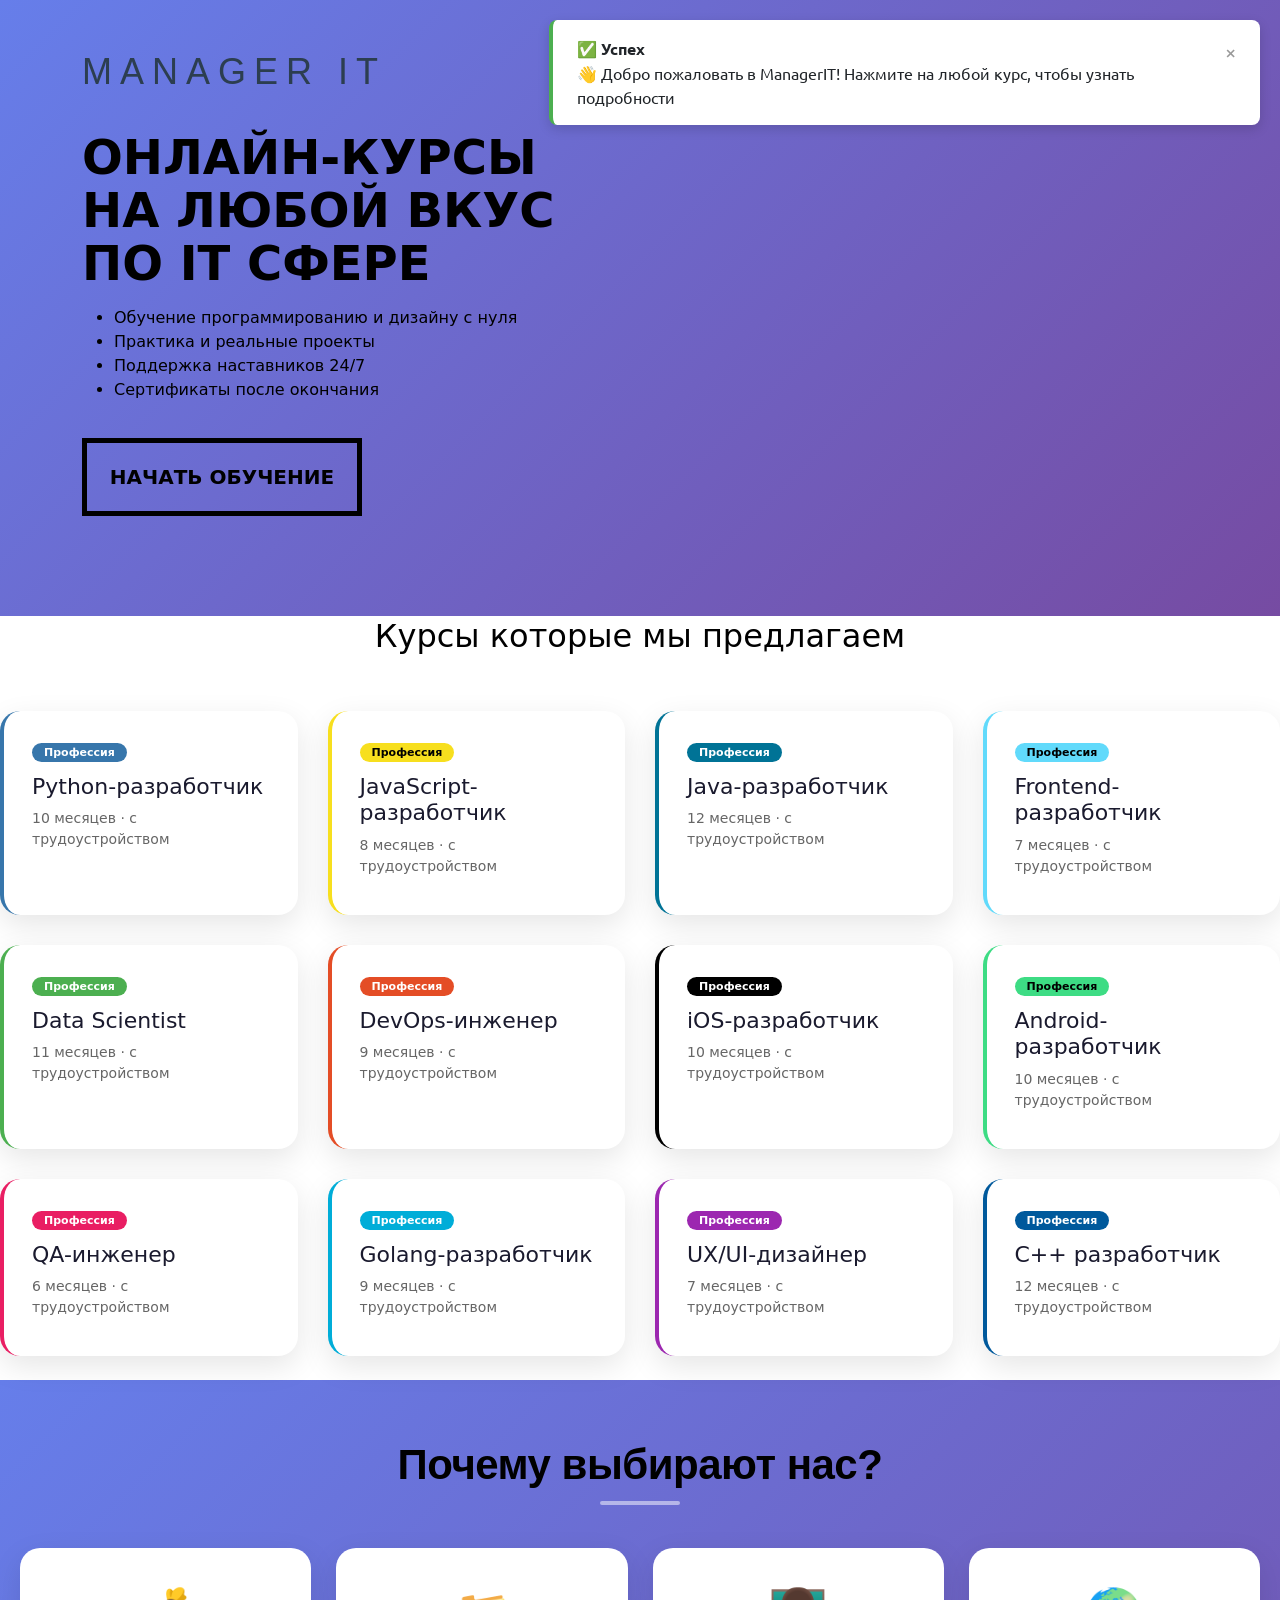
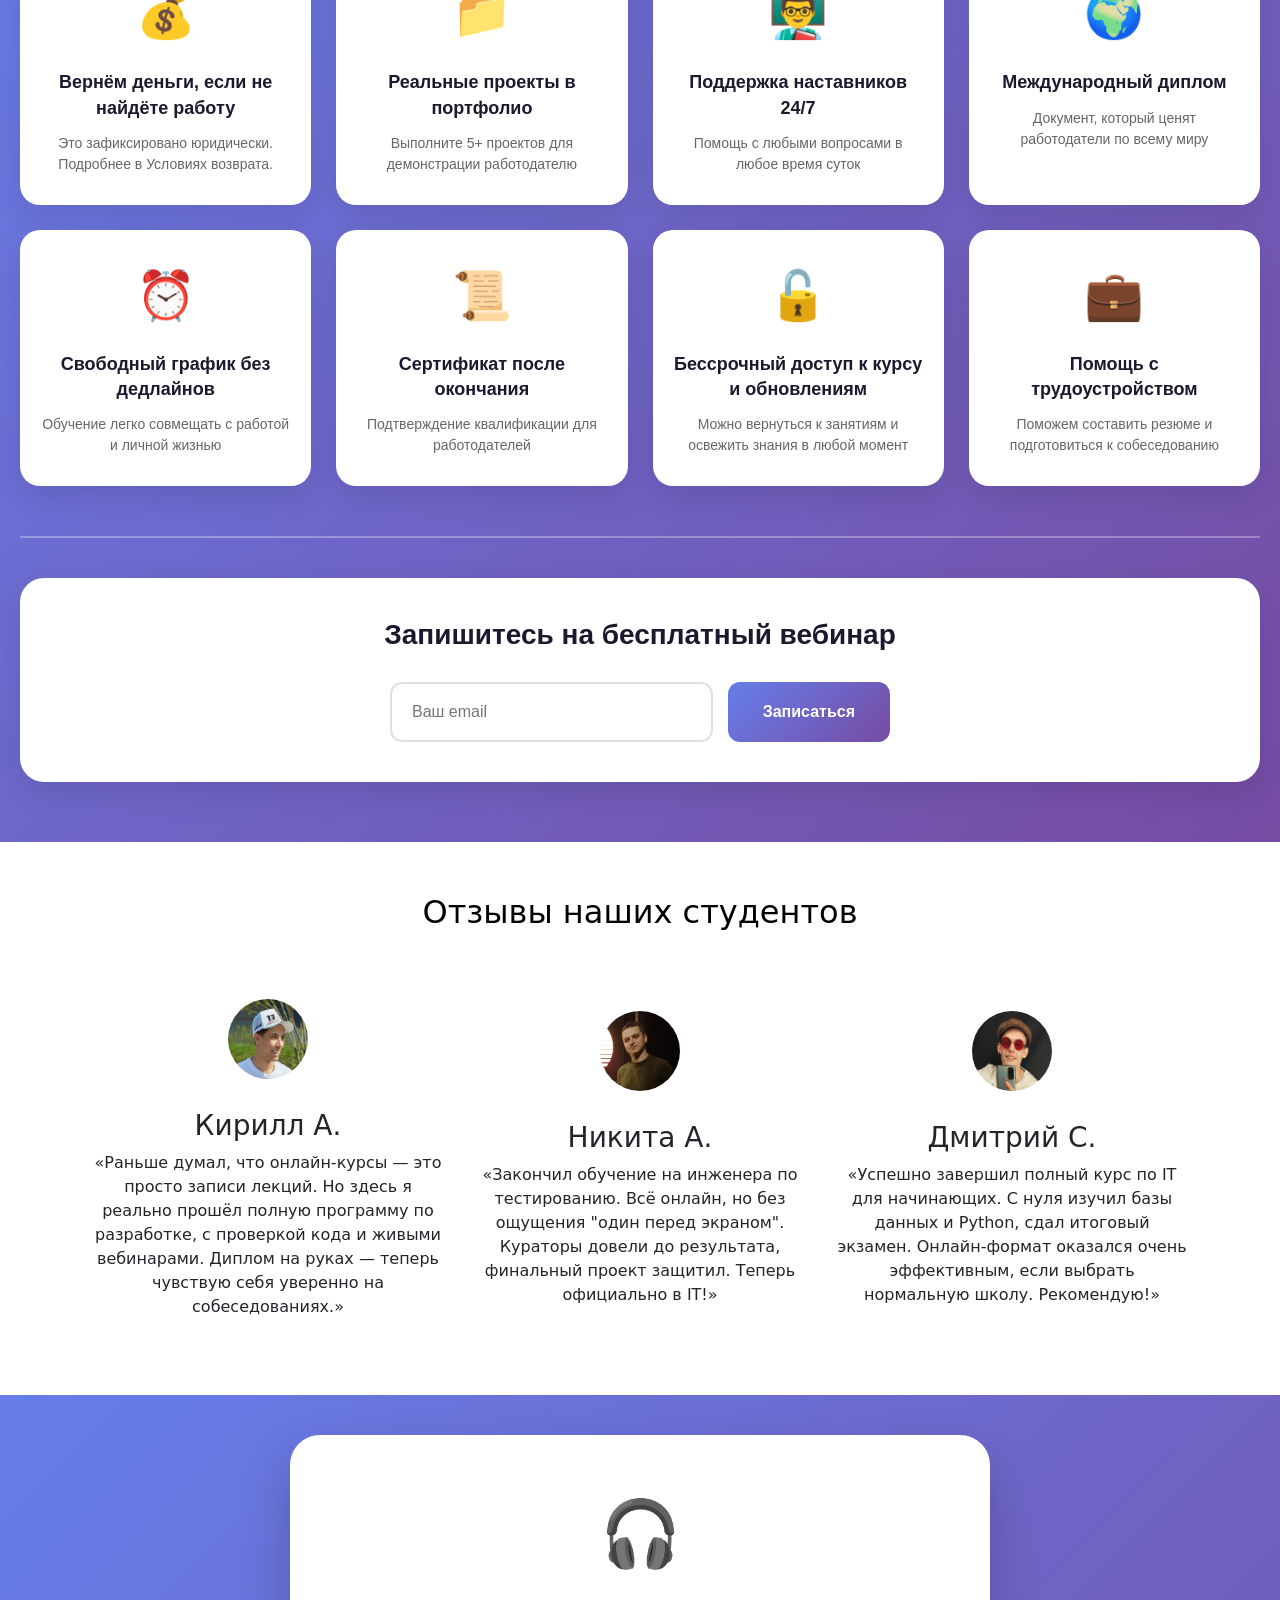
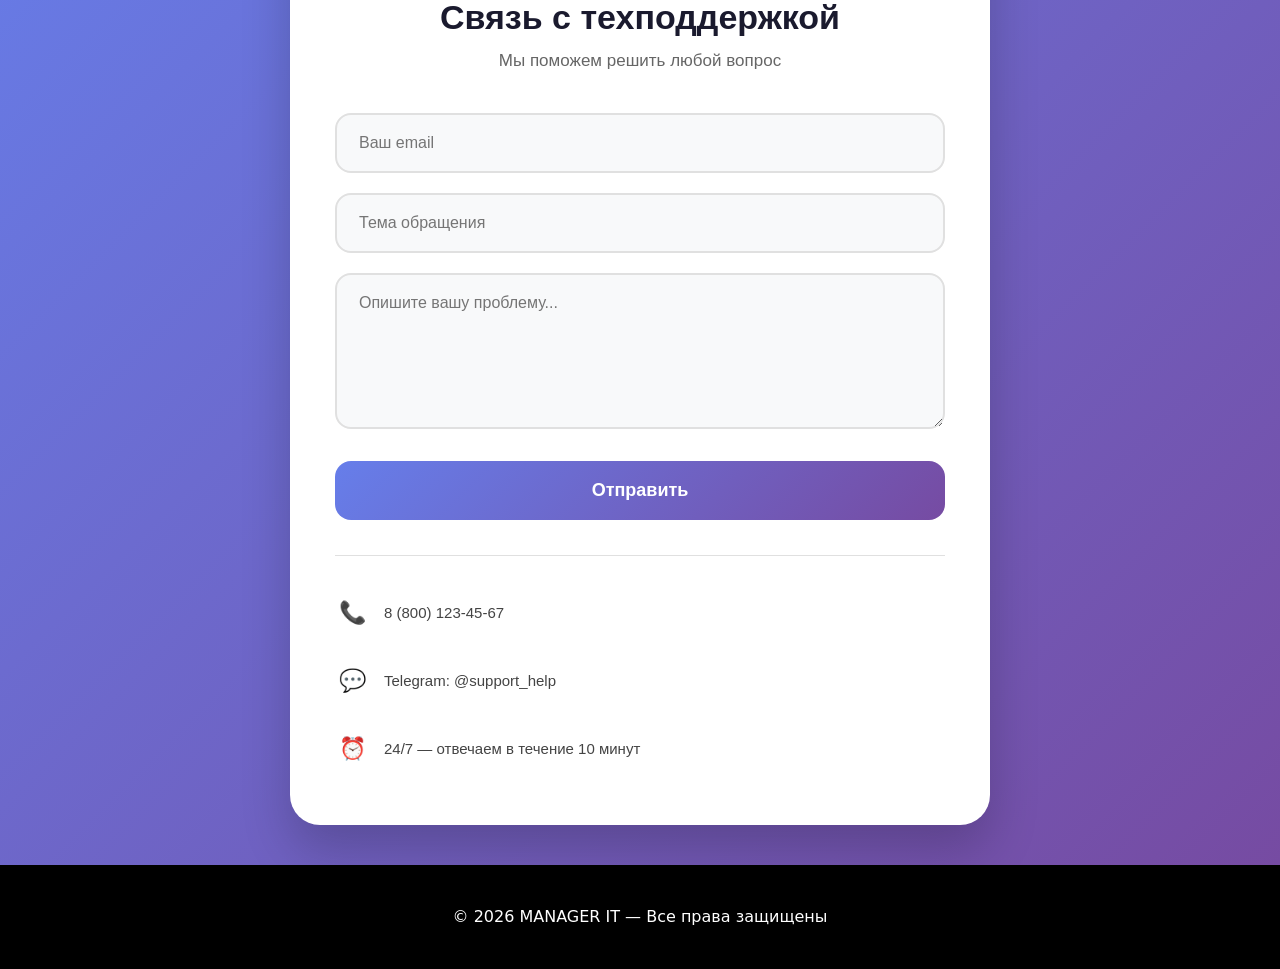
<file: index.html>
<!DOCTYPE html>
<html lang="ru">

<head>
  <meta charset="UTF-8" />
  <meta name="viewport" content="width=device-width, initial-scale=1.0"/>
  <title>ManagerIT — Онлайн обучение</title>

  <!-- Стили -->
  <link rel="stylesheet" href="css/main.css" />
  <link href="https://fonts.googleapis.com/css2?family=Ubuntu:wght@300;400;700&display=swap" rel="stylesheet">
  <link href="https://fonts.googleapis.com/css2?family=Open+Sans&display=swap" rel="stylesheet">
  <link href="https://cdn.jsdelivr.net/npm/bootstrap@5.3.2/dist/css/bootstrap.min.css" rel="stylesheet">
  <link rel="stylesheet" href="https://cdn.jsdelivr.net/npm/swiper@11/swiper-bundle.min.css" />
  <link rel="stylesheet" href="https://cdnjs.cloudflare.com/ajax/libs/animate.css/4.1.1/animate.min.css"/>

  <style>
    /* Дополнительные стили для уведомлений */
    .notification {
        position: fixed;
        top: 20px;
        right: 20px;
        background: white;
        border-left: 4px solid #4CAF50;
        box-shadow: 0 4px 12px rgba(0,0,0,0.15);
        padding: 16px 24px;
        border-radius: 8px;
        z-index: 10000;
        font-family: 'Ubuntu', sans-serif;
        animation: slideIn 0.3s ease-out;
    }
    
    .notification.error {
        border-left-color: #f44336;
    }
    
    @keyframes slideIn {
        from {
            transform: translateX(100%);
            opacity: 0;
        }
        to {
            transform: translateX(0);
            opacity: 1;
        }
    }
    
    .notification button {
        background: none;
        border: none;
        font-size: 20px;
        cursor: pointer;
        float: right;
        margin-left: 16px;
        color: #999;
    }
    
    /* Стили для модального окна */
    .modal-overlay {
        position: fixed;
        top: 0;
        left: 0;
        width: 100%;
        height: 100%;
        background: rgba(0,0,0,0.5);
        z-index: 9999;
        display: flex;
        align-items: center;
        justify-content: center;
        animation: fadeIn 0.3s ease-out;
    }
    
    .modal-content {
        background: white;
        border-radius: 16px;
        padding: 32px;
        max-width: 500px;
        width: 90%;
        text-align: center;
        animation: slideUp 0.3s ease-out;
    }
    
    @keyframes fadeIn {
        from { opacity: 0; }
        to { opacity: 1; }
    }
    
    @keyframes slideUp {
        from {
            transform: translateY(50px);
            opacity: 0;
        }
        to {
            transform: translateY(0);
            opacity: 1;
        }
    }
    
    .modal-content h3 {
        margin-bottom: 16px;
        color: #333;
    }
    
    .modal-content p {
        margin-bottom: 24px;
        color: #666;
    }
    
    .modal-close {
        background: #4CAF50;
        color: white;
        border: none;
        padding: 10px 24px;
        border-radius: 8px;
        cursor: pointer;
        font-size: 16px;
        transition: background 0.3s;
    }
    
    .modal-close:hover {
        background: #45a049;
    }
    
    /* Курсор для карточек */
    .card-python, .card-js, .card-java, .card-frontend, 
    .card-datascience, .card-devops, .card-ios, .card-android, 
    .card-qa, .card-golang, .card-design, .card-cpp {
        cursor: pointer;
        transition: transform 0.3s, box-shadow 0.3s;
    }
    
    .card-python:hover, .card-js:hover, .card-java:hover, 
    .card-frontend:hover, .card-datascience:hover, .card-devops:hover, 
    .card-ios:hover, .card-android:hover, .card-qa:hover, 
    .card-golang:hover, .card-design:hover, .card-cpp:hover {
        transform: translateY(-5px);
        box-shadow: 0 8px 20px rgba(0,0,0,0.15);
    }
  </style>
</head>

<body>

    <div class="wrapper">
        <header class="header">
            <div class="container offer">
                <div class="header__left">
                    
                    <!-- Лого -->
                    <div class="logo-block">
                        <h2 class="LOGO222">Manager IT</h2>
                    </div>
                    
                    <div class="text">
                        <p class="text1 animate__animated animate__fadeInUp">
                            <span>ОНЛАЙН-КУРСЫ НА ЛЮБОЙ ВКУС ПО IT СФЕРЕ</span>
                        </p>
                        
                        <!-- Краткая инфа -->
                        <ul class="features-list">
                            <li class="text2"><span>Обучение программированию и дизайну с нуля</span></li>
                            <li class="text2"><span>Практика и реальные проекты</span></li>
                            <li class="text2"><span>Поддержка наставников 24/7</span></li>
                            <li class="text2"><span>Сертификаты после окончания</span></li>
                        </ul>
                        
                        <button class="btn1" id="startLearningBtn">НАЧАТЬ ОБУЧЕНИЕ</button>
                    </div>
                    
                </div>
            </div>
        </header>
    </div>

    <!-- Блок с курсами -->
    <h2 class="heading">Курсы которые мы предлагаем</h2> <br><br>

    <div class="cards-grid">

        <!-- 1. Python -->
        <div class="card-python" data-course="Python-разработчик" data-duration="10 месяцев" data-description="Освойте Django, FastAPI и парсинг данных. Научитесь создавать бэкенд для сайтов и телеграм-ботов.">
            <div class="content">
                <div class="brief">
                    <span class="badge">Профессия</span>
                    <h3>Python-разработчик</h3>
                    <div class="info">10 месяцев · с трудоустройством</div>
                </div>
                <div class="full">
                    <span class="badge">Профессия</span>
                    <h3>Python-разработчик</h3>
                    <div class="info">10 месяцев · с трудоустройством</div>
                    <div class="divider"></div>
                    <div class="description">Освойте Django, FastAPI и парсинг данных. Научитесь создавать бэкенд для сайтов и телеграм-ботов.</div>
                    <ul class="features"><li>4 проекта в портфолио</li><li>Работа с базами данных</li><li>Помощь с трудоустройством</li></ul>
                </div>
            </div>
        </div>

        <!-- 2. JavaScript -->
        <div class="card-js" data-course="JavaScript-разработчик" data-duration="8 месяцев" data-description="Изучите React, Node.js и TypeScript. Создавайте современные веб-приложения и мобильные приложения на React Native.">
            <div class="content">
                <div class="brief">
                    <span class="badge">Профессия</span>
                    <h3>JavaScript-разработчик</h3>
                    <div class="info">8 месяцев · с трудоустройством</div>
                </div>
                <div class="full">
                    <span class="badge">Профессия</span>
                    <h3>JavaScript-разработчик</h3>
                    <div class="info">8 месяцев · с трудоустройством</div>
                    <div class="divider"></div>
                    <div class="description">Изучите React, Node.js и TypeScript. Создавайте современные веб-приложения и мобильные приложения на React Native.</div>
                    <ul class="features"><li>5 проектов в портфолио</li><li>Fullstack разработка</li><li>Стажировка в IT-компании</li></ul>
                </div>
            </div>
        </div>

        <!-- 3. Java -->
        <div class="card-java" data-course="Java-разработчик" data-duration="12 месяцев" data-description="Освойте Spring Boot, Hibernate и микросервисы. Разрабатывайте корпоративные приложения и Android-приложения.">
            <div class="content">
                <div class="brief">
                    <span class="badge">Профессия</span>
                    <h3>Java-разработчик</h3>
                    <div class="info">12 месяцев · с трудоустройством</div>
                </div>
                <div class="full">
                    <span class="badge">Профессия</span>
                    <h3>Java-разработчик</h3>
                    <div class="info">12 месяцев · с трудоустройством</div>
                    <div class="divider"></div>
                    <div class="description">Освойте Spring Boot, Hibernate и микросервисы. Разрабатывайте корпоративные приложения и Android-приложения.</div>
                    <ul class="features"><li>3 enterprise-проекта</li><li>Работа с большими данными</li><li>Трудоустройство в топ-компании</li></ul>
                </div>
            </div>
        </div>

        <!-- 4. Frontend -->
        <div class="card-frontend" data-course="Frontend-разработчик" data-duration="7 месяцев" data-description="Изучите React, Vue.js и современный CSS. Создавайте красивые и быстрые интерфейсы для сайтов и веб-приложений.">
            <div class="content">
                <div class="brief">
                    <span class="badge">Профессия</span>
                    <h3>Frontend-разработчик</h3>
                    <div class="info">7 месяцев · с трудоустройством</div>
                </div>
                <div class="full">
                    <span class="badge">Профессия</span>
                    <h3>Frontend-разработчик</h3>
                    <div class="info">7 месяцев · с трудоустройством</div>
                    <div class="divider"></div>
                    <div class="description">Изучите React, Vue.js и современный CSS. Создавайте красивые и быстрые интерфейсы для сайтов и веб-приложений.</div>
                    <ul class="features"><li>6 готовых сайтов в портфолио</li><li>Адаптивная вёрстка</li><li>Помощь с поиском работы</li></ul>
                </div>
            </div>
        </div>

        <!-- 5. Data Scientist -->
        <div class="card-datascience" data-course="Data Scientist" data-duration="11 месяцев" data-description="Освойте pandas, numpy, scikit-learn и TensorFlow. Научитесь строить модели машинного обучения и анализировать данные.">
            <div class="content">
                <div class="brief">
                    <span class="badge">Профессия</span>
                    <h3>Data Scientist</h3>
                    <div class="info">11 месяцев · с трудоустройством</div>
                </div>
                <div class="full">
                    <span class="badge">Профессия</span>
                    <h3>Data Scientist</h3>
                    <div class="info">11 месяцев · с трудоустройством</div>
                    <div class="divider"></div>
                    <div class="description">Освойте pandas, numpy, scikit-learn и TensorFlow. Научитесь строить модели машинного обучения и анализировать данные.</div>
                    <ul class="features"><li>5 проектов с реальными данными</li><li>Визуализация данных</li><li>Помощь с трудоустройством</li></ul>
                </div>
            </div>
        </div>

        <!-- 6. DevOps -->
        <div class="card-devops" data-course="DevOps-инженер" data-duration="9 месяцев" data-description="Освойте Docker, Kubernetes, CI/CD пайплайны и облачные технологии. Настройте автоматизацию развертывания приложений.">
            <div class="content">
                <div class="brief">
                    <span class="badge">Профессия</span>
                    <h3>DevOps-инженер</h3>
                    <div class="info">9 месяцев · с трудоустройством</div>
                </div>
                <div class="full">
                    <span class="badge">Профессия</span>
                    <h3>DevOps-инженер</h3>
                    <div class="info">9 месяцев · с трудоустройством</div>
                    <div class="divider"></div>
                    <div class="description">Освойте Docker, Kubernetes, CI/CD пайплайны и облачные технологии. Настройте автоматизацию развертывания приложений.</div>
                    <ul class="features"><li>Работа с AWS/GCP</li><li>Мониторинг и логирование</li><li>Трудоустройство в топ-компании</li></ul>
                </div>
            </div>
        </div>

        <!-- 7. iOS -->
        <div class="card-ios" data-course="iOS-разработчик" data-duration="10 месяцев" data-description="Освойте Swift, UIKit и SwiftUI. Создавайте приложения для iPhone и iPad и публикуйте их в App Store.">
            <div class="content">
                <div class="brief">
                    <span class="badge">Профессия</span>
                    <h3>iOS-разработчик</h3>
                    <div class="info">10 месяцев · с трудоустройством</div>
                </div>
                <div class="full">
                    <span class="badge">Профессия</span>
                    <h3>iOS-разработчик</h3>
                    <div class="info">10 месяцев · с трудоустройством</div>
                    <div class="divider"></div>
                    <div class="description">Освойте Swift, UIKit и SwiftUI. Создавайте приложения для iPhone и iPad и публикуйте их в App Store.</div>
                    <ul class="features"><li>4 приложения в портфолио</li><li>Публикация в App Store</li><li>Помощь с трудоустройством</li></ul>
                </div>
            </div>
        </div>

        <!-- 8. Android -->
        <div class="card-android" data-course="Android-разработчик" data-duration="10 месяцев" data-description="Освойте Kotlin, Jetpack Compose и архитектуру Android. Создавайте приложения для Google Play.">
            <div class="content">
                <div class="brief">
                    <span class="badge">Профессия</span>
                    <h3>Android-разработчик</h3>
                    <div class="info">10 месяцев · с трудоустройством</div>
                </div>
                <div class="full">
                    <span class="badge">Профессия</span>
                    <h3>Android-разработчик</h3>
                    <div class="info">10 месяцев · с трудоустройством</div>
                    <div class="divider"></div>
                    <div class="description">Освойте Kotlin, Jetpack Compose и архитектуру Android. Создавайте приложения для Google Play.</div>
                    <ul class="features"><li>4 приложения в портфолио</li><li>Публикация в Google Play</li><li>Помощь с трудоустройством</li></ul>
                </div>
            </div>
        </div>

        <!-- 9. QA -->
        <div class="card-qa" data-course="QA-инженер" data-duration="6 месяцев" data-description="Освойте ручное и автоматизированное тестирование. Научитесь находить баги и писать тест-кейсы.">
            <div class="content">
                <div class="brief">
                    <span class="badge">Профессия</span>
                    <h3>QA-инженер</h3>
                    <div class="info">6 месяцев · с трудоустройством</div>
                </div>
                <div class="full">
                    <span class="badge">Профессия</span>
                    <h3>QA-инженер</h3>
                    <div class="info">6 месяцев · с трудоустройством</div>
                    <div class="divider"></div>
                    <div class="description">Освойте ручное и автоматизированное тестирование. Научитесь находить баги и писать тест-кейсы.</div>
                    <ul class="features"><li>Selenium и Postman</li><li>Тест-дизайн и баг-трекинг</li><li>Стажировка в IT-компании</li></ul>
                </div>
            </div>
        </div>

        <!-- 10. Golang -->
        <div class="card-golang" data-course="Golang-разработчик" data-duration="9 месяцев" data-description="Освойте высокопроизводительный язык от Google. Создавайте бэкенд для высоконагруженных систем и микросервисов.">
            <div class="content">
                <div class="brief">
                    <span class="badge">Профессия</span>
                    <h3>Golang-разработчик</h3>
                    <div class="info">9 месяцев · с трудоустройством</div>
                </div>
                <div class="full">
                    <span class="badge">Профессия</span>
                    <h3>Golang-разработчик</h3>
                    <div class="info">9 месяцев · с трудоустройством</div>
                    <div class="divider"></div>
                    <div class="description">Освойте высокопроизводительный язык от Google. Создавайте бэкенд для высоконагруженных систем и микросервисов.</div>
                    <ul class="features"><li>Конкурентное программирование</li><li>Разработка API и микросервисов</li><li>Трудоустройство в топ-компании</li></ul>
                </div>
            </div>
        </div>

        <!-- 11. UX/UI Designer -->
        <div class="card-design" data-course="UX/UI-дизайнер" data-duration="7 месяцев" data-description="Освойте Figma, прототипирование и дизайн-мышление. Создавайте удобные интерфейсы для сайтов и приложений.">
            <div class="content">
                <div class="brief">
                    <span class="badge">Профессия</span>
                    <h3>UX/UI-дизайнер</h3>
                    <div class="info">7 месяцев · с трудоустройством</div>
                </div>
                <div class="full">
                    <span class="badge">Профессия</span>
                    <h3>UX/UI-дизайнер</h3>
                    <div class="info">7 месяцев · с трудоустройством</div>
                    <div class="divider"></div>
                    <div class="description">Освойте Figma, прототипирование и дизайн-мышление. Создавайте удобные интерфейсы для сайтов и приложений.</div>
                    <ul class="features"><li>5 дизайн-проектов в портфолио</li><li>Анимация интерфейсов</li><li>Помощь с трудоустройством</li></ul>
                </div>
            </div>
        </div>

        <!-- 12. C++ Developer -->
        <div class="card-cpp" data-course="C++ разработчик" data-duration="12 месяцев" data-description="Освойте C++17/20, STL и многопоточность. Разрабатывайте игры, высокопроизводительные системы и драйверы.">
            <div class="content">
                <div class="brief">
                    <span class="badge">Профессия</span>
                    <h3>C++ разработчик</h3>
                    <div class="info">12 месяцев · с трудоустройством</div>
                </div>
                <div class="full">
                    <span class="badge">Профессия</span>
                    <h3>C++ разработчик</h3>
                    <div class="info">12 месяцев · с трудоустройством</div>
                    <div class="divider"></div>
                    <div class="description">Освойте C++17/20, STL и многопоточность. Разрабатывайте игры, высокопроизводительные системы и драйверы.</div>
                    <ul class="features"><li>Игровой движок на C++</li><li>Оптимизация производительности</li><li>Трудоустройство в топ-компании</li></ul>
                </div>
            </div>
        </div>

    </div>

    <!-- Блок преимуществ -->
    <br>
    <div class="main-wrapper">
        
        <!-- Заголовок -->
        <div class="main-header">
            <h2 class="main-title">Почему выбирают нас?</h2>
        </div>
        
        <!-- Сетка с преимуществами -->
        <div class="advantages-container">
            
            <!-- Блок 1 -->
            <div class="advantage-card">
                <div class="advantage-icon">💰</div>
                <div class="advantage-title">Вернём деньги, если не найдёте работу</div>
                <div class="advantage-description">Это зафиксировано юридически. Подробнее в Условиях возврата.</div>
            </div>
            
            <!-- Блок 2 -->
            <div class="advantage-card">
                <div class="advantage-icon">📁</div>
                <div class="advantage-title">Реальные проекты в портфолио</div>
                <div class="advantage-description">Выполните 5+ проектов для демонстрации работодателю</div>
            </div>
            
            <!-- Блок 3 -->
            <div class="advantage-card">
                <div class="advantage-icon">👨‍🏫</div>
                <div class="advantage-title">Поддержка наставников 24/7</div>
                <div class="advantage-description">Помощь с любыми вопросами в любое время суток</div>
            </div>
            
            <!-- Блок 4 -->
            <div class="advantage-card">
                <div class="advantage-icon">🌍</div>
                <div class="advantage-title">Международный диплом</div>
                <div class="advantage-description">Документ, который ценят работодатели по всему миру</div>
            </div>
            
            <!-- Блок 5 -->
            <div class="advantage-card">
                <div class="advantage-icon">⏰</div>
                <div class="advantage-title">Свободный график без дедлайнов</div>
                <div class="advantage-description">Обучение легко совмещать с работой и личной жизнью</div>
            </div>
            
            <!-- Блок 6 -->
            <div class="advantage-card">
                <div class="advantage-icon">📜</div>
                <div class="advantage-title">Сертификат после окончания</div>
                <div class="advantage-description">Подтверждение квалификации для работодателей</div>
            </div>
            
            <!-- Блок 7 -->
            <div class="advantage-card">
                <div class="advantage-icon">🔓</div>
                <div class="advantage-title">Бессрочный доступ к курсу и обновлениям</div>
                <div class="advantage-description">Можно вернуться к занятиям и освежить знания в любой момент</div>
            </div>
            
            <!-- Блок 8 -->
            <div class="advantage-card">
                <div class="advantage-icon">💼</div>
                <div class="advantage-title">Помощь с трудоустройством</div>
                <div class="advantage-description">Поможем составить резюме и подготовиться к собеседованию</div>
            </div>
            
        </div>
        
        <!-- Разделитель -->
        <div class="divider"></div>
        
        <!-- Блок с вебинаром -->
        <div class="webinar-wrapper">
            <div class="webinar-container">
                <h3 class="webinar-title">Запишитесь на бесплатный вебинар</h3>
                <form class="webinar-form" id="webinarForm">
                    <input type="email" class="webinar-input" placeholder="Ваш email" id="webinarEmail" required>
                    <button type="submit" class="webinar-button">Записаться</button>
                </form>
            </div>
        </div>
        
    </div>

    <!-- Блок с отзывами -->
    <div class="container">
    <h2 class="heading">Отзывы наших студентов</h2>
    <div class="blocks">
        <div class="block-item">
        <img src="img/User1.png" alt="Отзыв 1" style="border-radius: 50%; width: 80px; height: 80px;">
        <h3>Кирилл А.</h3>
        <p>«Раньше думал, что онлайн-курсы — это просто записи лекций. Но здесь я реально прошёл полную программу по разработке, с проверкой кода и живыми вебинарами. Диплом на руках — теперь чувствую себя уверенно на собеседованиях.»</p>
        </div>
        <div class="block-item">
        <img src="img/User2.png" alt="Отзыв 2" style="border-radius: 50%; width: 80px; height: 80px;">
        <h3>Никита А.</h3>
        <p>«Закончил обучение на инженера по тестированию. Всё онлайн, но без ощущения "один перед экраном". Кураторы довели до результата, финальный проект защитил. Теперь официально в IT!»</p>
        </div>
        <div class="block-item">
        <img src="img/User3.png" alt="Отзыв 3" style="border-radius: 50%; width: 80px; height: 80px;">
        <h3>Дмитрий С.</h3>
        <p>«Успешно завершил полный курс по IT для начинающих. С нуля изучил базы данных и Python, сдал итоговый экзамен. Онлайн-формат оказался очень эффективным, если выбрать нормальную школу. Рекомендую!»</p>
        </div>
    </div>
    </div>

    <!-- Тех поддержка -->
    <div class="support-wrapper">
        <div class="support-container">
            
            <!-- Заголовок -->
            <div class="support-header">
                <div class="support-icon">🎧</div>
                <h2 class="support-title">Связь с техподдержкой</h2>
                <p class="support-subtitle">Мы поможем решить любой вопрос</p>
            </div>
            
            <!-- Форма -->
            <form class="support-form" id="supportForm">
                <div class="form-row">
                    <div class="form-group">
                        <input type="email" class="form-input" id="supportEmail" placeholder="Ваш email" required>
                    </div>
                </div>
                <div class="form-row">
                    <div class="form-group">
                        <input type="text" class="form-input" id="supportSubject" placeholder="Тема обращения" required>
                    </div>
                </div>
                <div class="form-row">
                    <div class="form-group">
                        <textarea class="form-textarea" id="supportMessage" placeholder="Опишите вашу проблему..." rows="5"></textarea>
                    </div>
                </div>
                <button type="submit" class="support-button">Отправить</button>
            </form>
            
            <!-- Дополнительные контакты -->
            <div class="support-contacts">
                <div class="contacts-grid">
                    <div class="contact-item">
                        <span class="contact-icon">📞</span>
                        <span>8 (800) 123-45-67</span>
                    </div>
                    <div class="contact-item">
                        <span class="contact-icon">💬</span>
                        <span>Telegram: @support_help</span>
                    </div>
                    <div class="contact-item">
                        <span class="contact-icon">⏰</span>
                        <span>24/7 — отвечаем в течение 10 минут</span>
                    </div>
                </div>
            </div>
            
        </div>
    </div>

    <!-- Подвал -->
    <footer class="footer-copyright">
      <p class="footer-copyright__text">
        © 2026 MANAGER IT — Все права защищены
      </p>
    </footer>

    <!-- JavaScript для работы кнопок -->
    <script>
        // Функция для показа уведомлений
        function showNotification(message, isError = false) {
            const notification = document.createElement('div');
            notification.className = 'notification' + (isError ? ' error' : '');
            notification.innerHTML = `
                <button onclick="this.parentElement.remove()">×</button>
                <strong>${isError ? '❌ Ошибка' : '✅ Успех'}</strong><br>
                ${message}
            `;
            document.body.appendChild(notification);
            
            // Автоматически скрыть через 5 секунд
            setTimeout(() => {
                if (notification && notification.remove) {
                    notification.remove();
                }
            }, 5000);
        }
        
        // Функция для показа модального окна
        function showModal(title, message) {
            const modal = document.createElement('div');
            modal.className = 'modal-overlay';
            modal.innerHTML = `
                <div class="modal-content">
                    <h3>${title}</h3>
                    <p>${message}</p>
                    <button class="modal-close">Закрыть</button>
                </div>
            `;
            document.body.appendChild(modal);
            
            modal.querySelector('.modal-close').onclick = () => modal.remove();
            modal.onclick = (e) => {
                if (e.target === modal) modal.remove();
            };
        }
        
        // 1. Кнопка "НАЧАТЬ ОБУЧЕНИЕ" - скролл к форме вебинара
        const startBtn = document.getElementById('startLearningBtn');
        if (startBtn) {
            startBtn.addEventListener('click', function(e) {
                e.preventDefault();
                const webinarSection = document.querySelector('.webinar-wrapper');
                if (webinarSection) {
                    webinarSection.scrollIntoView({ behavior: 'smooth', block: 'center' });
                    showNotification('📝 Заполните форму ниже, чтобы начать обучение!');
                } else {
                    showNotification('Форма не найдена', true);
                }
            });
        }
        
        // 2. Форма записи на вебинар
        const webinarForm = document.getElementById('webinarForm');
        if (webinarForm) {
            webinarForm.addEventListener('submit', function(e) {
                e.preventDefault();
                const emailInput = document.getElementById('webinarEmail');
                const email = emailInput.value.trim();
                
                if (!email) {
                    showNotification('Пожалуйста, введите email', true);
                    return;
                }
                
                if (!email.includes('@') || !email.includes('.')) {
                    showNotification('Пожалуйста, введите корректный email', true);
                    return;
                }
                
                // Сохраняем в localStorage для демонстрации
                const subscribers = JSON.parse(localStorage.getItem('webinarSubscribers') || '[]');
                subscribers.push({ email, date: new Date().toISOString() });
                localStorage.setItem('webinarSubscribers', JSON.stringify(subscribers));
                
                showModal('✅ Вы записаны на вебинар!', 
                    `На почту ${email} отправлена инструкция по подключению. Ждите письмо в течение 5 минут.`);
                emailInput.value = '';
            });
        }
        
        // 3. Форма техподдержки
        const supportForm = document.getElementById('supportForm');
        if (supportForm) {
            supportForm.addEventListener('submit', function(e) {
                e.preventDefault();
                const email = document.getElementById('supportEmail').value.trim();
                const subject = document.getElementById('supportSubject').value.trim();
                const message = document.getElementById('supportMessage').value.trim();
                
                if (!email || !subject || !message) {
                    showNotification('Пожалуйста, заполните все поля', true);
                    return;
                }
                
                if (!email.includes('@') || !email.includes('.')) {
                    showNotification('Пожалуйста, введите корректный email', true);
                    return;
                }
                
                // Сохраняем обращение
                const tickets = JSON.parse(localStorage.getItem('supportTickets') || '[]');
                tickets.push({
                    email,
                    subject,
                    message,
                    date: new Date().toISOString(),
                    status: 'new'
                });
                localStorage.setItem('supportTickets', JSON.stringify(tickets));
                
                showModal('📨 Обращение отправлено!', 
                    `Ваше обращение принято. Мы ответим на ${email} в течение 10 минут. Номер тикета: #${tickets.length}`);
                
                // Очищаем форму
                document.getElementById('supportEmail').value = '';
                document.getElementById('supportSubject').value = '';
                document.getElementById('supportMessage').value = '';
            });
        }
        
        // 4. Клики по карточкам курсов
        const courseCards = document.querySelectorAll('.card-python, .card-js, .card-java, .card-frontend, .card-datascience, .card-devops, .card-ios, .card-android, .card-qa, .card-golang, .card-design, .card-cpp');
        
        courseCards.forEach(card => {
            card.addEventListener('click', function() {
                const courseName = this.querySelector('h3')?.innerText || 'Курс';
                const duration = this.querySelector('.info')?.innerText || 'не указано';
                const description = this.querySelector('.description')?.innerText || '';
                
                showModal(`📚 ${courseName}`, 
                    `Продолжительность: ${duration}\n\n${description}\n\nХотите записаться на курс? Нажмите кнопку "НАЧАТЬ ОБУЧЕНИЕ" вверху страницы!`);
            });
        });
        
        // 5. Анимация при загрузке страницы
        document.addEventListener('DOMContentLoaded', function() {
            console.log('Страница загружена, все кнопки работают!');
            
            // Показываем приветственное уведомление (только если не показывали раньше)
            const hasVisited = localStorage.getItem('hasVisited');
            if (!hasVisited) {
                setTimeout(() => {
                    showNotification('👋 Добро пожаловать в ManagerIT! Нажмите на любой курс, чтобы узнать подробности');
                }, 1000);
                localStorage.setItem('hasVisited', 'true');
            }
        });
    </script>

</body>
</html>
</file>
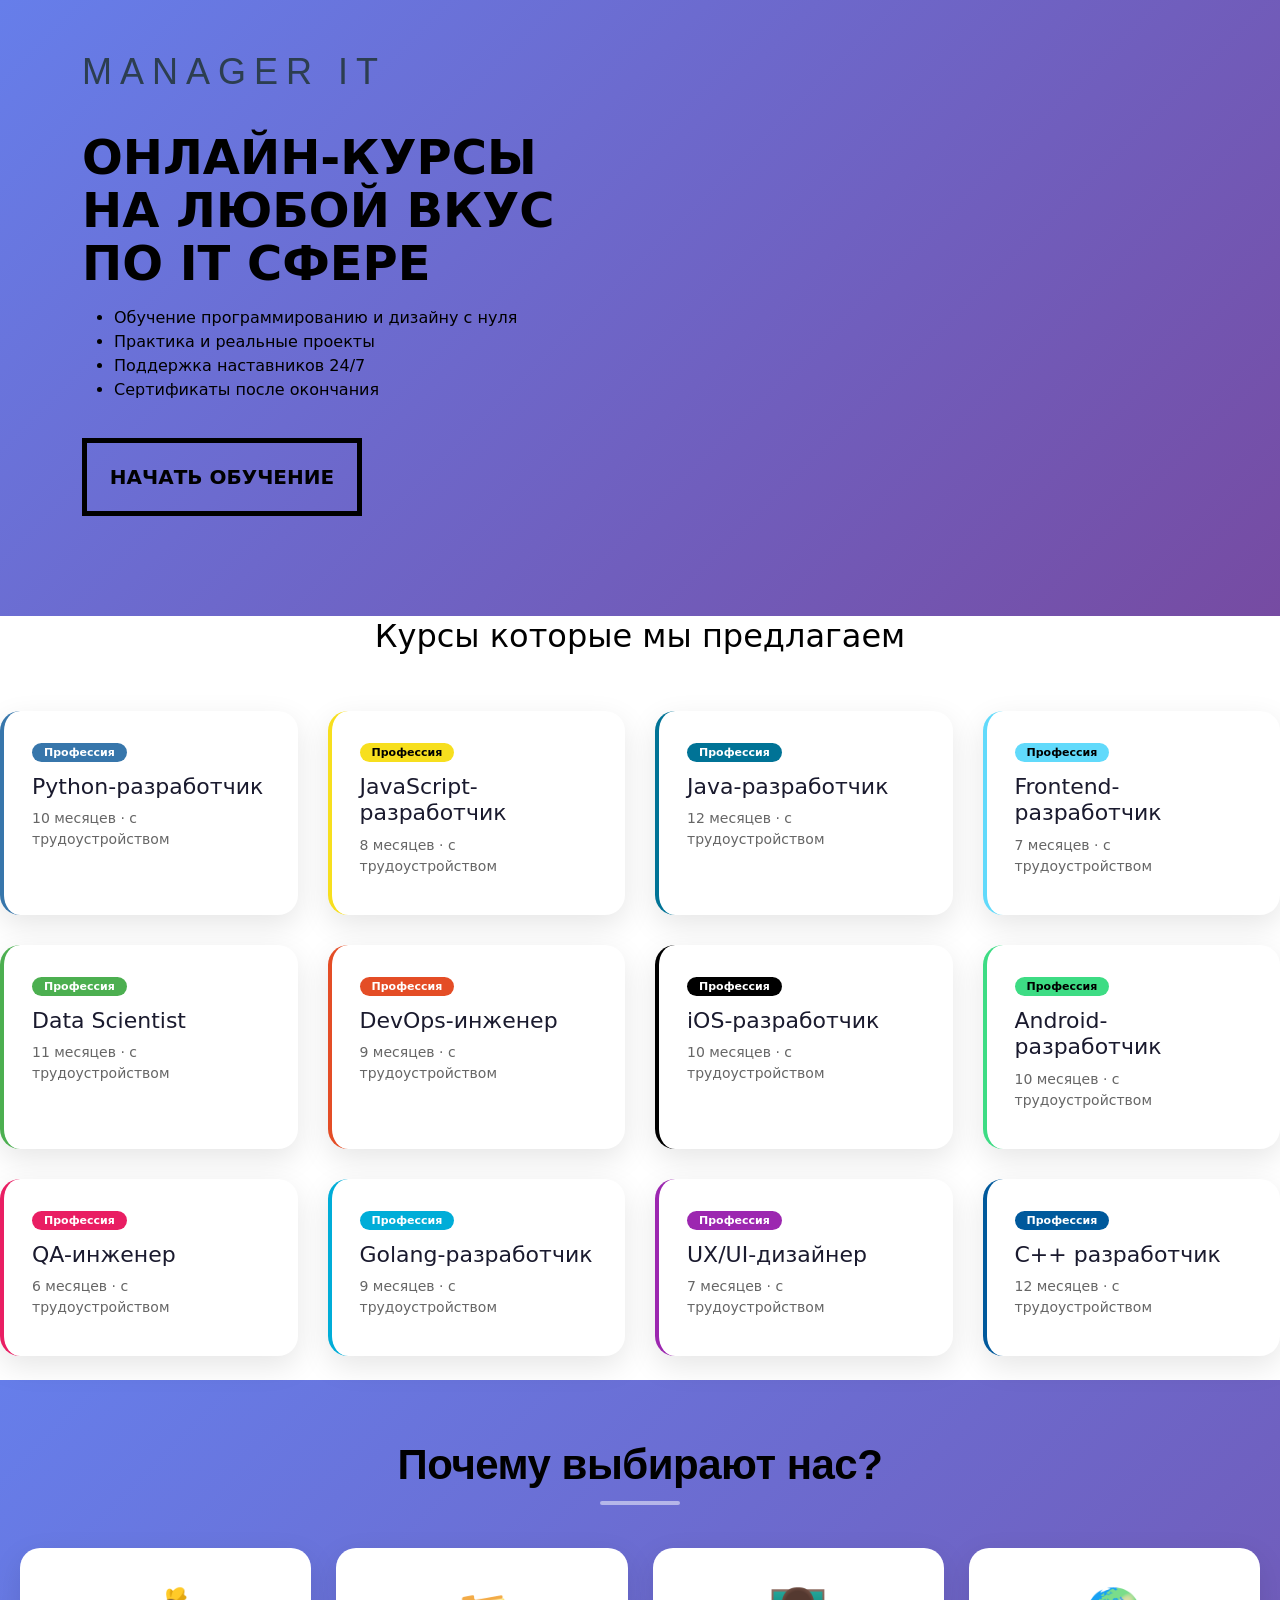
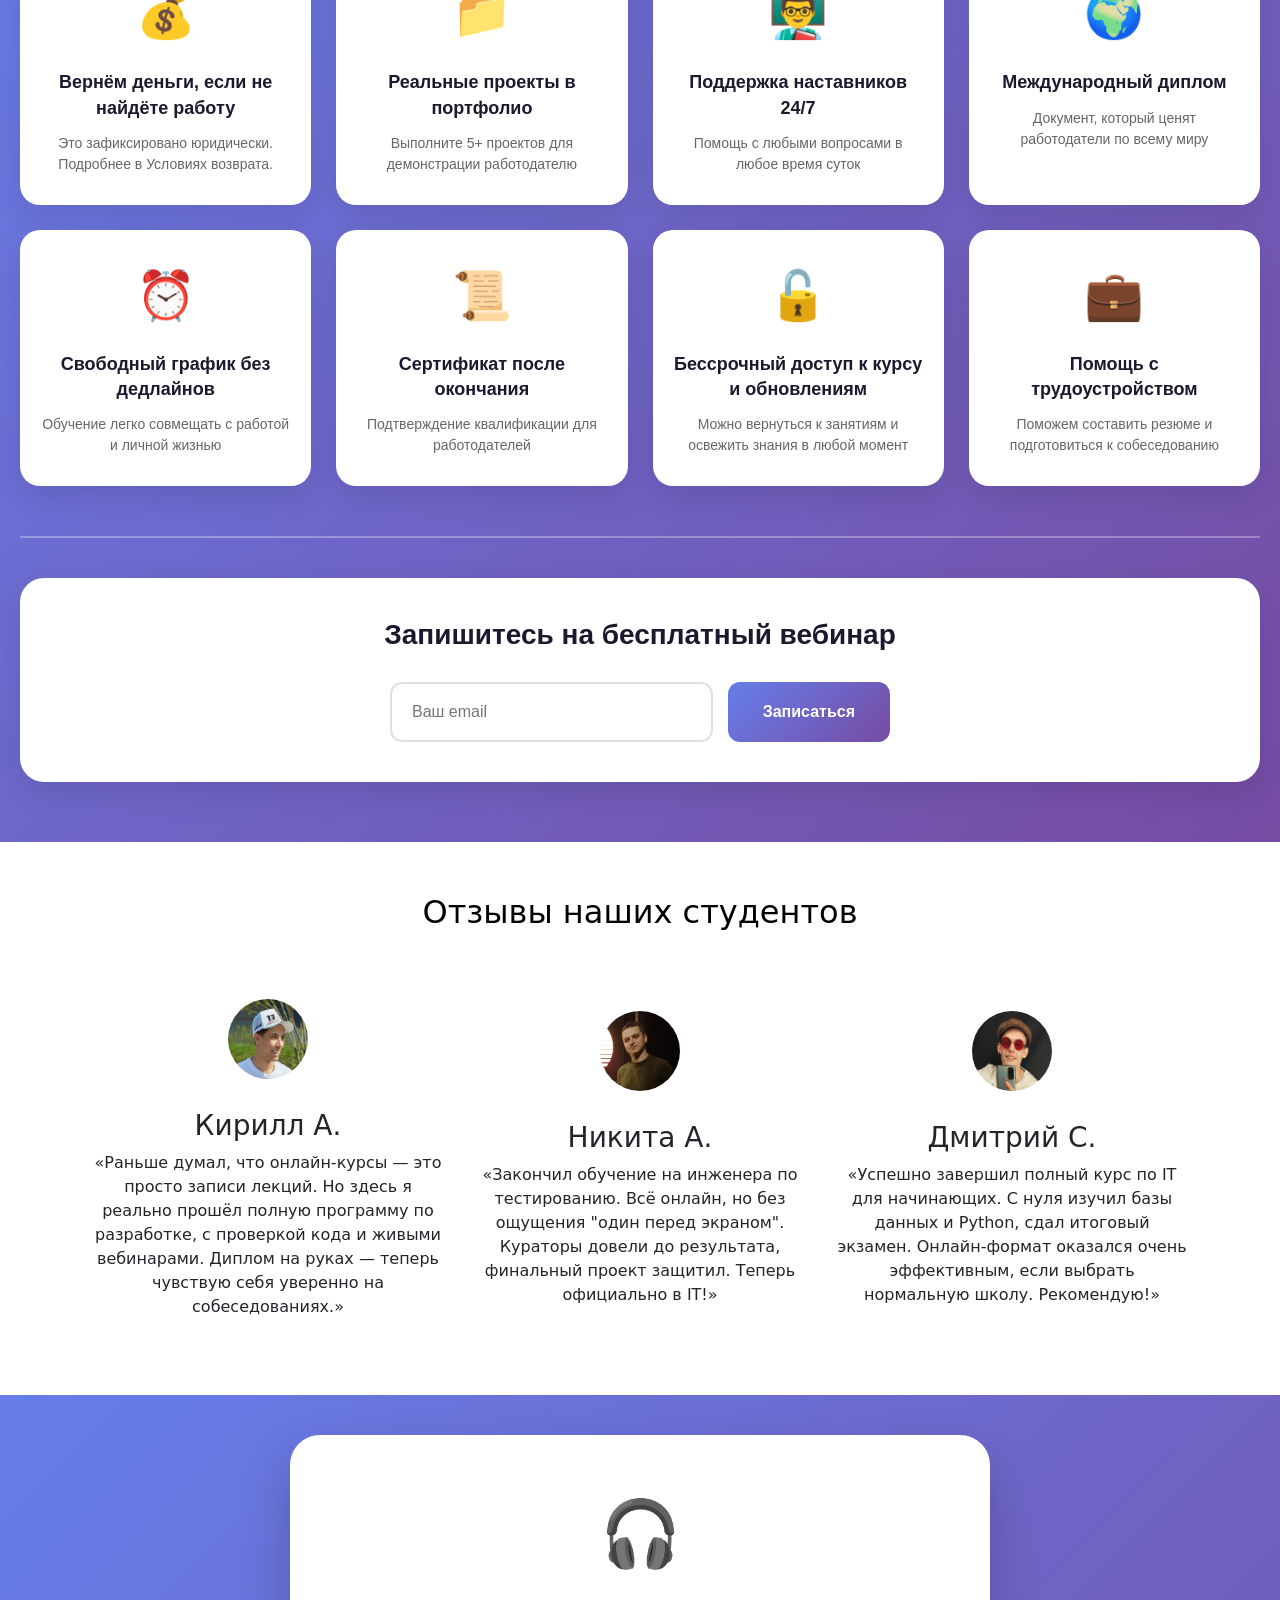
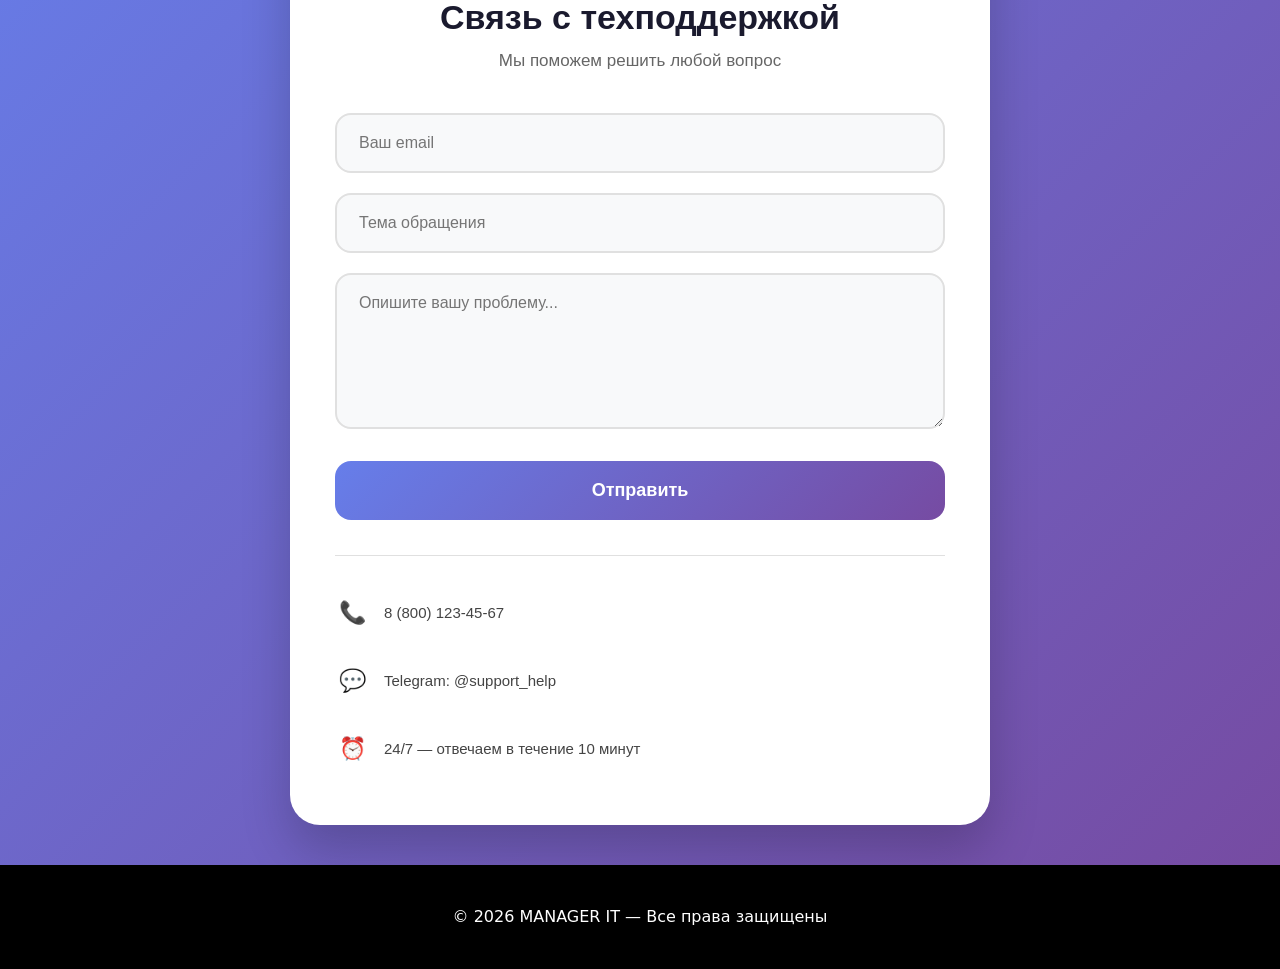
<file: Untitled-1.html>
<!DOCTYPE html>
<html lang="ru">

<head>
  <meta charset="UTF-8" />
  <meta name="viewport" content="width=device-width, initial-scale=1.0"/>
  <title>ManagerIT — Онлайн обучение</title>

  <!-- Стили -->
  <link rel="stylesheet" href="css/main.css" />
  <link href="https://fonts.googleapis.com/css2?family=Ubuntu:wght@300;400;700&display=swap" rel="stylesheet">
  <link href="https://fonts.googleapis.com/css2?family=Open+Sans&display=swap" rel="stylesheet">
  <link href="https://cdn.jsdelivr.net/npm/bootstrap@5.3.2/dist/css/bootstrap.min.css" rel="stylesheet">
  <link rel="stylesheet" href="https://cdn.jsdelivr.net/npm/swiper@11/swiper-bundle.min.css" />
  <link rel="stylesheet" href="https://cdnjs.cloudflare.com/ajax/libs/animate.css/4.1.1/animate.min.css"/>

  <style>
    /* Дополнительные стили для уведомлений */
    .notification {
        position: fixed;
        top: 20px;
        right: 20px;
        background: white;
        border-left: 4px solid #4CAF50;
        box-shadow: 0 4px 12px rgba(0,0,0,0.15);
        padding: 16px 24px;
        border-radius: 8px;
        z-index: 10000;
        font-family: 'Ubuntu', sans-serif;
        animation: slideIn 0.3s ease-out;
    }
    
    .notification.error {
        border-left-color: #f44336;
    }
    
    @keyframes slideIn {
        from {
            transform: translateX(100%);
            opacity: 0;
        }
        to {
            transform: translateX(0);
            opacity: 1;
        }
    }
    
    .notification button {
        background: none;
        border: none;
        font-size: 20px;
        cursor: pointer;
        float: right;
        margin-left: 16px;
        color: #999;
    }
    
    /* Стили для модального окна */
    .modal-overlay {
        position: fixed;
        top: 0;
        left: 0;
        width: 100%;
        height: 100%;
        background: rgba(0,0,0,0.5);
        z-index: 9999;
        display: flex;
        align-items: center;
        justify-content: center;
        animation: fadeIn 0.3s ease-out;
    }
    
    .modal-content {
        background: white;
        border-radius: 16px;
        padding: 32px;
        max-width: 500px;
        width: 90%;
        text-align: center;
        animation: slideUp 0.3s ease-out;
    }
    
    @keyframes fadeIn {
        from { opacity: 0; }
        to { opacity: 1; }
    }
    
    @keyframes slideUp {
        from {
            transform: translateY(50px);
            opacity: 0;
        }
        to {
            transform: translateY(0);
            opacity: 1;
        }
    }
    
    .modal-content h3 {
        margin-bottom: 16px;
        color: #333;
    }
    
    .modal-content p {
        margin-bottom: 24px;
        color: #666;
    }
    
    .modal-close {
        background: #4CAF50;
        color: white;
        border: none;
        padding: 10px 24px;
        border-radius: 8px;
        cursor: pointer;
        font-size: 16px;
        transition: background 0.3s;
    }
    
    .modal-close:hover {
        background: #45a049;
    }
    
    /* Курсор для карточек */
    .card-python, .card-js, .card-java, .card-frontend, 
    .card-datascience, .card-devops, .card-ios, .card-android, 
    .card-qa, .card-golang, .card-design, .card-cpp {
        cursor: pointer;
        transition: transform 0.3s, box-shadow 0.3s;
    }
    
    .card-python:hover, .card-js:hover, .card-java:hover, 
    .card-frontend:hover, .card-datascience:hover, .card-devops:hover, 
    .card-ios:hover, .card-android:hover, .card-qa:hover, 
    .card-golang:hover, .card-design:hover, .card-cpp:hover {
        transform: translateY(-5px);
        box-shadow: 0 8px 20px rgba(0,0,0,0.15);
    }
  </style>
</head>

<body>

    <div class="wrapper">
        <header class="header">
            <div class="container offer">
                <div class="header__left">
                    
                    <!-- Лого -->
                    <div class="logo-block">
                        <h2 class="LOGO222">Manager IT</h2>
                    </div>
                    
                    <div class="text">
                        <p class="text1 animate__animated animate__fadeInUp">
                            <span>ОНЛАЙН-КУРСЫ НА ЛЮБОЙ ВКУС ПО IT СФЕРЕ</span>
                        </p>
                        
                        <!-- Краткая инфа -->
                        <ul class="features-list">
                            <li class="text2"><span>Обучение программированию и дизайну с нуля</span></li>
                            <li class="text2"><span>Практика и реальные проекты</span></li>
                            <li class="text2"><span>Поддержка наставников 24/7</span></li>
                            <li class="text2"><span>Сертификаты после окончания</span></li>
                        </ul>
                        
                        <button class="btn1" id="startLearningBtn">НАЧАТЬ ОБУЧЕНИЕ</button>
                    </div>
                    
                </div>
            </div>
        </header>
    </div>

    <!-- Блок с курсами -->
    <h2 class="heading">Курсы которые мы предлагаем</h2> <br><br>

    <div class="cards-grid">

        <!-- 1. Python -->
        <div class="card-python" data-course="Python-разработчик" data-duration="10 месяцев" data-description="Освойте Django, FastAPI и парсинг данных. Научитесь создавать бэкенд для сайтов и телеграм-ботов.">
            <div class="content">
                <div class="brief">
                    <span class="badge">Профессия</span>
                    <h3>Python-разработчик</h3>
                    <div class="info">10 месяцев · с трудоустройством</div>
                </div>
                <div class="full">
                    <span class="badge">Профессия</span>
                    <h3>Python-разработчик</h3>
                    <div class="info">10 месяцев · с трудоустройством</div>
                    <div class="divider"></div>
                    <div class="description">Освойте Django, FastAPI и парсинг данных. Научитесь создавать бэкенд для сайтов и телеграм-ботов.</div>
                    <ul class="features"><li>4 проекта в портфолио</li><li>Работа с базами данных</li><li>Помощь с трудоустройством</li></ul>
                </div>
            </div>
        </div>

        <!-- 2. JavaScript -->
        <div class="card-js" data-course="JavaScript-разработчик" data-duration="8 месяцев" data-description="Изучите React, Node.js и TypeScript. Создавайте современные веб-приложения и мобильные приложения на React Native.">
            <div class="content">
                <div class="brief">
                    <span class="badge">Профессия</span>
                    <h3>JavaScript-разработчик</h3>
                    <div class="info">8 месяцев · с трудоустройством</div>
                </div>
                <div class="full">
                    <span class="badge">Профессия</span>
                    <h3>JavaScript-разработчик</h3>
                    <div class="info">8 месяцев · с трудоустройством</div>
                    <div class="divider"></div>
                    <div class="description">Изучите React, Node.js и TypeScript. Создавайте современные веб-приложения и мобильные приложения на React Native.</div>
                    <ul class="features"><li>5 проектов в портфолио</li><li>Fullstack разработка</li><li>Стажировка в IT-компании</li></ul>
                </div>
            </div>
        </div>

        <!-- 3. Java -->
        <div class="card-java" data-course="Java-разработчик" data-duration="12 месяцев" data-description="Освойте Spring Boot, Hibernate и микросервисы. Разрабатывайте корпоративные приложения и Android-приложения.">
            <div class="content">
                <div class="brief">
                    <span class="badge">Профессия</span>
                    <h3>Java-разработчик</h3>
                    <div class="info">12 месяцев · с трудоустройством</div>
                </div>
                <div class="full">
                    <span class="badge">Профессия</span>
                    <h3>Java-разработчик</h3>
                    <div class="info">12 месяцев · с трудоустройством</div>
                    <div class="divider"></div>
                    <div class="description">Освойте Spring Boot, Hibernate и микросервисы. Разрабатывайте корпоративные приложения и Android-приложения.</div>
                    <ul class="features"><li>3 enterprise-проекта</li><li>Работа с большими данными</li><li>Трудоустройство в топ-компании</li></ul>
                </div>
            </div>
        </div>

        <!-- 4. Frontend -->
        <div class="card-frontend" data-course="Frontend-разработчик" data-duration="7 месяцев" data-description="Изучите React, Vue.js и современный CSS. Создавайте красивые и быстрые интерфейсы для сайтов и веб-приложений.">
            <div class="content">
                <div class="brief">
                    <span class="badge">Профессия</span>
                    <h3>Frontend-разработчик</h3>
                    <div class="info">7 месяцев · с трудоустройством</div>
                </div>
                <div class="full">
                    <span class="badge">Профессия</span>
                    <h3>Frontend-разработчик</h3>
                    <div class="info">7 месяцев · с трудоустройством</div>
                    <div class="divider"></div>
                    <div class="description">Изучите React, Vue.js и современный CSS. Создавайте красивые и быстрые интерфейсы для сайтов и веб-приложений.</div>
                    <ul class="features"><li>6 готовых сайтов в портфолио</li><li>Адаптивная вёрстка</li><li>Помощь с поиском работы</li></ul>
                </div>
            </div>
        </div>

        <!-- 5. Data Scientist -->
        <div class="card-datascience" data-course="Data Scientist" data-duration="11 месяцев" data-description="Освойте pandas, numpy, scikit-learn и TensorFlow. Научитесь строить модели машинного обучения и анализировать данные.">
            <div class="content">
                <div class="brief">
                    <span class="badge">Профессия</span>
                    <h3>Data Scientist</h3>
                    <div class="info">11 месяцев · с трудоустройством</div>
                </div>
                <div class="full">
                    <span class="badge">Профессия</span>
                    <h3>Data Scientist</h3>
                    <div class="info">11 месяцев · с трудоустройством</div>
                    <div class="divider"></div>
                    <div class="description">Освойте pandas, numpy, scikit-learn и TensorFlow. Научитесь строить модели машинного обучения и анализировать данные.</div>
                    <ul class="features"><li>5 проектов с реальными данными</li><li>Визуализация данных</li><li>Помощь с трудоустройством</li></ul>
                </div>
            </div>
        </div>

        <!-- 6. DevOps -->
        <div class="card-devops" data-course="DevOps-инженер" data-duration="9 месяцев" data-description="Освойте Docker, Kubernetes, CI/CD пайплайны и облачные технологии. Настройте автоматизацию развертывания приложений.">
            <div class="content">
                <div class="brief">
                    <span class="badge">Профессия</span>
                    <h3>DevOps-инженер</h3>
                    <div class="info">9 месяцев · с трудоустройством</div>
                </div>
                <div class="full">
                    <span class="badge">Профессия</span>
                    <h3>DevOps-инженер</h3>
                    <div class="info">9 месяцев · с трудоустройством</div>
                    <div class="divider"></div>
                    <div class="description">Освойте Docker, Kubernetes, CI/CD пайплайны и облачные технологии. Настройте автоматизацию развертывания приложений.</div>
                    <ul class="features"><li>Работа с AWS/GCP</li><li>Мониторинг и логирование</li><li>Трудоустройство в топ-компании</li></ul>
                </div>
            </div>
        </div>

        <!-- 7. iOS -->
        <div class="card-ios" data-course="iOS-разработчик" data-duration="10 месяцев" data-description="Освойте Swift, UIKit и SwiftUI. Создавайте приложения для iPhone и iPad и публикуйте их в App Store.">
            <div class="content">
                <div class="brief">
                    <span class="badge">Профессия</span>
                    <h3>iOS-разработчик</h3>
                    <div class="info">10 месяцев · с трудоустройством</div>
                </div>
                <div class="full">
                    <span class="badge">Профессия</span>
                    <h3>iOS-разработчик</h3>
                    <div class="info">10 месяцев · с трудоустройством</div>
                    <div class="divider"></div>
                    <div class="description">Освойте Swift, UIKit и SwiftUI. Создавайте приложения для iPhone и iPad и публикуйте их в App Store.</div>
                    <ul class="features"><li>4 приложения в портфолио</li><li>Публикация в App Store</li><li>Помощь с трудоустройством</li></ul>
                </div>
            </div>
        </div>

        <!-- 8. Android -->
        <div class="card-android" data-course="Android-разработчик" data-duration="10 месяцев" data-description="Освойте Kotlin, Jetpack Compose и архитектуру Android. Создавайте приложения для Google Play.">
            <div class="content">
                <div class="brief">
                    <span class="badge">Профессия</span>
                    <h3>Android-разработчик</h3>
                    <div class="info">10 месяцев · с трудоустройством</div>
                </div>
                <div class="full">
                    <span class="badge">Профессия</span>
                    <h3>Android-разработчик</h3>
                    <div class="info">10 месяцев · с трудоустройством</div>
                    <div class="divider"></div>
                    <div class="description">Освойте Kotlin, Jetpack Compose и архитектуру Android. Создавайте приложения для Google Play.</div>
                    <ul class="features"><li>4 приложения в портфолио</li><li>Публикация в Google Play</li><li>Помощь с трудоустройством</li></ul>
                </div>
            </div>
        </div>

        <!-- 9. QA -->
        <div class="card-qa" data-course="QA-инженер" data-duration="6 месяцев" data-description="Освойте ручное и автоматизированное тестирование. Научитесь находить баги и писать тест-кейсы.">
            <div class="content">
                <div class="brief">
                    <span class="badge">Профессия</span>
                    <h3>QA-инженер</h3>
                    <div class="info">6 месяцев · с трудоустройством</div>
                </div>
                <div class="full">
                    <span class="badge">Профессия</span>
                    <h3>QA-инженер</h3>
                    <div class="info">6 месяцев · с трудоустройством</div>
                    <div class="divider"></div>
                    <div class="description">Освойте ручное и автоматизированное тестирование. Научитесь находить баги и писать тест-кейсы.</div>
                    <ul class="features"><li>Selenium и Postman</li><li>Тест-дизайн и баг-трекинг</li><li>Стажировка в IT-компании</li></ul>
                </div>
            </div>
        </div>

        <!-- 10. Golang -->
        <div class="card-golang" data-course="Golang-разработчик" data-duration="9 месяцев" data-description="Освойте высокопроизводительный язык от Google. Создавайте бэкенд для высоконагруженных систем и микросервисов.">
            <div class="content">
                <div class="brief">
                    <span class="badge">Профессия</span>
                    <h3>Golang-разработчик</h3>
                    <div class="info">9 месяцев · с трудоустройством</div>
                </div>
                <div class="full">
                    <span class="badge">Профессия</span>
                    <h3>Golang-разработчик</h3>
                    <div class="info">9 месяцев · с трудоустройством</div>
                    <div class="divider"></div>
                    <div class="description">Освойте высокопроизводительный язык от Google. Создавайте бэкенд для высоконагруженных систем и микросервисов.</div>
                    <ul class="features"><li>Конкурентное программирование</li><li>Разработка API и микросервисов</li><li>Трудоустройство в топ-компании</li></ul>
                </div>
            </div>
        </div>

        <!-- 11. UX/UI Designer -->
        <div class="card-design" data-course="UX/UI-дизайнер" data-duration="7 месяцев" data-description="Освойте Figma, прототипирование и дизайн-мышление. Создавайте удобные интерфейсы для сайтов и приложений.">
            <div class="content">
                <div class="brief">
                    <span class="badge">Профессия</span>
                    <h3>UX/UI-дизайнер</h3>
                    <div class="info">7 месяцев · с трудоустройством</div>
                </div>
                <div class="full">
                    <span class="badge">Профессия</span>
                    <h3>UX/UI-дизайнер</h3>
                    <div class="info">7 месяцев · с трудоустройством</div>
                    <div class="divider"></div>
                    <div class="description">Освойте Figma, прототипирование и дизайн-мышление. Создавайте удобные интерфейсы для сайтов и приложений.</div>
                    <ul class="features"><li>5 дизайн-проектов в портфолио</li><li>Анимация интерфейсов</li><li>Помощь с трудоустройством</li></ul>
                </div>
            </div>
        </div>

        <!-- 12. C++ Developer -->
        <div class="card-cpp" data-course="C++ разработчик" data-duration="12 месяцев" data-description="Освойте C++17/20, STL и многопоточность. Разрабатывайте игры, высокопроизводительные системы и драйверы.">
            <div class="content">
                <div class="brief">
                    <span class="badge">Профессия</span>
                    <h3>C++ разработчик</h3>
                    <div class="info">12 месяцев · с трудоустройством</div>
                </div>
                <div class="full">
                    <span class="badge">Профессия</span>
                    <h3>C++ разработчик</h3>
                    <div class="info">12 месяцев · с трудоустройством</div>
                    <div class="divider"></div>
                    <div class="description">Освойте C++17/20, STL и многопоточность. Разрабатывайте игры, высокопроизводительные системы и драйверы.</div>
                    <ul class="features"><li>Игровой движок на C++</li><li>Оптимизация производительности</li><li>Трудоустройство в топ-компании</li></ul>
                </div>
            </div>
        </div>

    </div>

    <!-- Блок преимуществ -->
    <br>
    <div class="main-wrapper">
        
        <!-- Заголовок -->
        <div class="main-header">
            <h2 class="main-title">Почему выбирают нас?</h2>
        </div>
        
        <!-- Сетка с преимуществами -->
        <div class="advantages-container">
            
            <!-- Блок 1 -->
            <div class="advantage-card">
                <div class="advantage-icon">💰</div>
                <div class="advantage-title">Вернём деньги, если не найдёте работу</div>
                <div class="advantage-description">Это зафиксировано юридически. Подробнее в Условиях возврата.</div>
            </div>
            
            <!-- Блок 2 -->
            <div class="advantage-card">
                <div class="advantage-icon">📁</div>
                <div class="advantage-title">Реальные проекты в портфолио</div>
                <div class="advantage-description">Выполните 5+ проектов для демонстрации работодателю</div>
            </div>
            
            <!-- Блок 3 -->
            <div class="advantage-card">
                <div class="advantage-icon">👨‍🏫</div>
                <div class="advantage-title">Поддержка наставников 24/7</div>
                <div class="advantage-description">Помощь с любыми вопросами в любое время суток</div>
            </div>
            
            <!-- Блок 4 -->
            <div class="advantage-card">
                <div class="advantage-icon">🌍</div>
                <div class="advantage-title">Международный диплом</div>
                <div class="advantage-description">Документ, который ценят работодатели по всему миру</div>
            </div>
            
            <!-- Блок 5 -->
            <div class="advantage-card">
                <div class="advantage-icon">⏰</div>
                <div class="advantage-title">Свободный график без дедлайнов</div>
                <div class="advantage-description">Обучение легко совмещать с работой и личной жизнью</div>
            </div>
            
            <!-- Блок 6 -->
            <div class="advantage-card">
                <div class="advantage-icon">📜</div>
                <div class="advantage-title">Сертификат после окончания</div>
                <div class="advantage-description">Подтверждение квалификации для работодателей</div>
            </div>
            
            <!-- Блок 7 -->
            <div class="advantage-card">
                <div class="advantage-icon">🔓</div>
                <div class="advantage-title">Бессрочный доступ к курсу и обновлениям</div>
                <div class="advantage-description">Можно вернуться к занятиям и освежить знания в любой момент</div>
            </div>
            
            <!-- Блок 8 -->
            <div class="advantage-card">
                <div class="advantage-icon">💼</div>
                <div class="advantage-title">Помощь с трудоустройством</div>
                <div class="advantage-description">Поможем составить резюме и подготовиться к собеседованию</div>
            </div>
            
        </div>
        
        <!-- Разделитель -->
        <div class="divider"></div>
        
        <!-- Блок с вебинаром -->
        <div class="webinar-wrapper">
            <div class="webinar-container">
                <h3 class="webinar-title">Запишитесь на бесплатный вебинар</h3>
                <form class="webinar-form" id="webinarForm">
                    <input type="email" class="webinar-input" placeholder="Ваш email" id="webinarEmail" required>
                    <button type="submit" class="webinar-button">Записаться</button>
                </form>
            </div>
        </div>
        
    </div>

    <!-- Блок с отзывами -->
    <div class="container">
    <h2 class="heading">Отзывы наших студентов</h2>
    <div class="blocks">
        <div class="block-item">
        <img src="img/User1.png" alt="Отзыв 1" style="border-radius: 50%; width: 80px; height: 80px;">
        <h3>Кирилл А.</h3>
        <p>«Раньше думал, что онлайн-курсы — это просто записи лекций. Но здесь я реально прошёл полную программу по разработке, с проверкой кода и живыми вебинарами. Диплом на руках — теперь чувствую себя уверенно на собеседованиях.»</p>
        </div>
        <div class="block-item">
        <img src="img/User2.png" alt="Отзыв 2" style="border-radius: 50%; width: 80px; height: 80px;">
        <h3>Никита А.</h3>
        <p>«Закончил обучение на инженера по тестированию. Всё онлайн, но без ощущения "один перед экраном". Кураторы довели до результата, финальный проект защитил. Теперь официально в IT!»</p>
        </div>
        <div class="block-item">
        <img src="img/User3.png" alt="Отзыв 3" style="border-radius: 50%; width: 80px; height: 80px;">
        <h3>Дмитрий С.</h3>
        <p>«Успешно завершил полный курс по IT для начинающих. С нуля изучил базы данных и Python, сдал итоговый экзамен. Онлайн-формат оказался очень эффективным, если выбрать нормальную школу. Рекомендую!»</p>
        </div>
    </div>
    </div>

    <!-- Тех поддержка -->
    <div class="support-wrapper">
        <div class="support-container">
            
            <!-- Заголовок -->
            <div class="support-header">
                <div class="support-icon">🎧</div>
                <h2 class="support-title">Связь с техподдержкой</h2>
                <p class="support-subtitle">Мы поможем решить любой вопрос</p>
            </div>
            
            <!-- Форма -->
            <form class="support-form" id="supportForm">
                <div class="form-row">
                    <div class="form-group">
                        <input type="email" class="form-input" id="supportEmail" placeholder="Ваш email" required>
                    </div>
                </div>
                <div class="form-row">
                    <div class="form-group">
                        <input type="text" class="form-input" id="supportSubject" placeholder="Тема обращения" required>
                    </div>
                </div>
                <div class="form-row">
                    <div class="form-group">
                        <textarea class="form-textarea" id="supportMessage" placeholder="Опишите вашу проблему..." rows="5"></textarea>
                    </div>
                </div>
                <button type="submit" class="support-button">Отправить</button>
            </form>
            
            <!-- Дополнительные контакты -->
            <div class="support-contacts">
                <div class="contacts-grid">
                    <div class="contact-item">
                        <span class="contact-icon">📞</span>
                        <span>8 (800) 123-45-67</span>
                    </div>
                    <div class="contact-item">
                        <span class="contact-icon">💬</span>
                        <span>Telegram: @support_help</span>
                    </div>
                    <div class="contact-item">
                        <span class="contact-icon">⏰</span>
                        <span>24/7 — отвечаем в течение 10 минут</span>
                    </div>
                </div>
            </div>
            
        </div>
    </div>

    <!-- Подвал -->
    <footer class="footer-copyright">
      <p class="footer-copyright__text">
        © 2026 MANAGER IT — Все права защищены
      </p>
    </footer>

    <!-- JavaScript для работы кнопок -->
    <script>
        // Функция для показа уведомлений
        function showNotification(message, isError = false) {
            const notification = document.createElement('div');
            notification.className = 'notification' + (isError ? ' error' : '');
            notification.innerHTML = `
                <button onclick="this.parentElement.remove()">×</button>
                <strong>${isError ? '❌ Ошибка' : '✅ Успех'}</strong><br>
                ${message}
            `;
            document.body.appendChild(notification);
            
            // Автоматически скрыть через 5 секунд
            setTimeout(() => {
                if (notification && notification.remove) {
                    notification.remove();
                }
            }, 5000);
        }
        
        // Функция для показа модального окна
        function showModal(title, message) {
            const modal = document.createElement('div');
            modal.className = 'modal-overlay';
            modal.innerHTML = `
                <div class="modal-content">
                    <h3>${title}</h3>
                    <p>${message}</p>
                    <button class="modal-close">Закрыть</button>
                </div>
            `;
            document.body.appendChild(modal);
            
            modal.querySelector('.modal-close').onclick = () => modal.remove();
            modal.onclick = (e) => {
                if (e.target === modal) modal.remove();
            };
        }
        
        // 1. Кнопка "НАЧАТЬ ОБУЧЕНИЕ" - скролл к форме вебинара
        const startBtn = document.getElementById('startLearningBtn');
        if (startBtn) {
            startBtn.addEventListener('click', function(e) {
                e.preventDefault();
                const webinarSection = document.querySelector('.webinar-wrapper');
                if (webinarSection) {
                    webinarSection.scrollIntoView({ behavior: 'smooth', block: 'center' });
                    showNotification('📝 Заполните форму ниже, чтобы начать обучение!');
                } else {
                    showNotification('Форма не найдена', true);
                }
            });
        }
        
        // 2. Форма записи на вебинар
        const webinarForm = document.getElementById('webinarForm');
        if (webinarForm) {
            webinarForm.addEventListener('submit', function(e) {
                e.preventDefault();
                const emailInput = document.getElementById('webinarEmail');
                const email = emailInput.value.trim();
                
                if (!email) {
                    showNotification('Пожалуйста, введите email', true);
                    return;
                }
                
                if (!email.includes('@') || !email.includes('.')) {
                    showNotification('Пожалуйста, введите корректный email', true);
                    return;
                }
                
                // Сохраняем в localStorage для демонстрации
                const subscribers = JSON.parse(localStorage.getItem('webinarSubscribers') || '[]');
                subscribers.push({ email, date: new Date().toISOString() });
                localStorage.setItem('webinarSubscribers', JSON.stringify(subscribers));
                
                showModal('✅ Вы записаны на вебинар!', 
                    `На почту ${email} отправлена инструкция по подключению. Ждите письмо в течение 5 минут.`);
                emailInput.value = '';
            });
        }
        
        // 3. Форма техподдержки
        const supportForm = document.getElementById('supportForm');
        if (supportForm) {
            supportForm.addEventListener('submit', function(e) {
                e.preventDefault();
                const email = document.getElementById('supportEmail').value.trim();
                const subject = document.getElementById('supportSubject').value.trim();
                const message = document.getElementById('supportMessage').value.trim();
                
                if (!email || !subject || !message) {
                    showNotification('Пожалуйста, заполните все поля', true);
                    return;
                }
                
                if (!email.includes('@') || !email.includes('.')) {
                    showNotification('Пожалуйста, введите корректный email', true);
                    return;
                }
                
                // Сохраняем обращение
                const tickets = JSON.parse(localStorage.getItem('supportTickets') || '[]');
                tickets.push({
                    email,
                    subject,
                    message,
                    date: new Date().toISOString(),
                    status: 'new'
                });
                localStorage.setItem('supportTickets', JSON.stringify(tickets));
                
                showModal('📨 Обращение отправлено!', 
                    `Ваше обращение принято. Мы ответим на ${email} в течение 10 минут. Номер тикета: #${tickets.length}`);
                
                // Очищаем форму
                document.getElementById('supportEmail').value = '';
                document.getElementById('supportSubject').value = '';
                document.getElementById('supportMessage').value = '';
            });
        }
        
        // 4. Клики по карточкам курсов
        const courseCards = document.querySelectorAll('.card-python, .card-js, .card-java, .card-frontend, .card-datascience, .card-devops, .card-ios, .card-android, .card-qa, .card-golang, .card-design, .card-cpp');
        
        courseCards.forEach(card => {
            card.addEventListener('click', function() {
                const courseName = this.querySelector('h3')?.innerText || 'Курс';
                const duration = this.querySelector('.info')?.innerText || 'не указано';
                const description = this.querySelector('.description')?.innerText || '';
                
                showModal(`📚 ${courseName}`, 
                    `Продолжительность: ${duration}\n\n${description}\n\nХотите записаться на курс? Нажмите кнопку "НАЧАТЬ ОБУЧЕНИЕ" вверху страницы!`);
            });
        });
        
        // 5. Анимация при загрузке страницы
        document.addEventListener('DOMContentLoaded', function() {
            console.log('Страница загружена, все кнопки работают!');
            
            // Показываем приветственное уведомление (только если не показывали раньше)
            const hasVisited = localStorage.getItem('hasVisited');
            if (!hasVisited) {
                setTimeout(() => {
                    showNotification('👋 Добро пожаловать в ManagerIT! Нажмите на любой курс, чтобы узнать подробности');
                }, 1000);
                localStorage.setItem('hasVisited', 'true');
            }
        });
    </script>

</body>
</html>
</file>
<file: css/main.css>
body {
  margin: 0;
  padding: 0;
  font-family: "Open Sans", sans-serif;
  font-size: 15px;
}

.wraper {
  width: 100%;
}

.header {
  width: 100%;
  
  background: linear-gradient(135deg, #667eea 0%, #764ba2 100%);
  padding-bottom: 50px;
}

.LOGO222 {
    font-family: -apple-system, BlinkMacSystemFont, 'Segoe UI', sans-serif;
    font-size: 36px;
    font-weight: 500;
    color: #2c3e50;
    letter-spacing: 8px;
    text-transform: uppercase;
    
    /* Анимация появления */
    animation: scaleIn 0.6s cubic-bezier(0.34, 1.56, 0.64, 1);
}

@keyframes scaleIn {
    from {
        opacity: 0;
        transform: scale(0.8);
    }
    to {
        opacity: 1;
        transform: scale(1);
    }
}

.container {
  max-width: 1100px;
  height: 100%;
  margin: 0 auto;
  padding-left: 30px;
  padding-right: 30px;
  padding: 50px;
}

.container543 {
  max-width: 1100px;
  height: 100%;
  margin: 0 auto;
  padding-left: 30px;
  padding-right: 30px;
  padding: 50px;
}

.block-item454 img {
  margin-top: 20px; 
  display: block;
  margin-left: auto;
  margin-right: auto;
}



.block-item454 p {
  margin-top: 20px; 
  text-align: center;
  font-size: 17px; 
  
}

.heading444 {
  text-align: center;
  margin-top: 1px;
  color:rgb(0, 0, 0);
  
}


.blocks454 {
  display: flex;
  flex-direction: row;
  justify-content: space-around;
  align-items: center;
}

.offer {
  display: flex;
  flex-direction: row;
  justify-content: space-between;
  align-items: flex-start;
}

.header__left {
  display: flex;
  flex-direction: column;
  color: rgb(137, 54, 54);
  width: 50%;
}



.text {
  color: black;
  width: 90%;
  margin-top: 30px;
}

.btn1 {
  width: 280px;
  padding: 19px;
  background-color: transparent;
  margin-top: 20px;
  color: rgb(0, 0, 0);
  border: 5px solid rgb(0, 0, 0);
  font-size: 20px;
  font-weight: bold; 
}


.btn1:hover {
  cursor: pointer;
  box-shadow: 0 0 15px rgb(235, 153, 153);
  border-color: rgb(214, 87, 87); 
}



.text1 {
  line-height: 1.1;
  font-size: 1.2rem;
  font-weight: 700;
}

.text1 > span {
  font-size: 3rem;
  font-weight: 700;
}

.text2 {

  
  
    width: 125%;
    
    transition: opacity 0.5s ease-in-out;
    
  
  
}

.text2:hover {
  opacity: 0.7;
}

.picture {
  display: flex;
  justify-content: flex-end; 
  align-items: center;
}

.picture img {
  margin-top: 120px;
  width: 70%;
  border-radius: 0; 
  box-shadow: 0 0 20px 10px rgb(245, 245, 245); 
}

.heading {
  text-align: center;
  margin-top: 1px;
  color:rgb(0, 0, 0);
  
}

.blocks {
  display: flex;
  flex-direction: row;
  justify-content: space-around;
  align-items: center;
}

.block-item {
  width: 30%;
  text-align: center;
  margin-top: 50px;
}

.block-item h3,
p {
  margin-top: 30px;
}

.text46 {
  width: 275px;
  padding: 10px;
  margin-top: 20px;
  
  
}

.footer-copyright{
  padding: 40px 0;
  background: rgb(0, 0, 0);

}
.footer-copyright__text{
 margin: 0;
 color: rgb(255, 255, 255);
 text-align: center;
 
}

  
@media screen and (max-width: 1200px) 
{
	.container {
		width: 100%;
	}
  .picture {
    display: flex;
    width: 150%;
    align-items: flex-start; 
    margin-top: 80px;
    
  }
}

@media screen and (max-width: 992px) 
{
	

	.wraper{
		flex-direction: column;

	}


	.blocks {
		flex-direction: column;
		align-items: center;
	}

}

  .text46 {
    width: 100%;
    box-sizing: border-box; 
    margin-bottom: 10px; 
  }


 
  .picture {
    display: flex;
    width: 100%;
    align-items: flex-start; 
    margin-top: 60px;
    
  }
  .block-item {
    width: 100%;
    padding: 10px;
}

@media screen and (max-width: 768px) {
  .text2 {
    font-size: 0.7rem; 
  }
  
  
  .text1 {
    font-size: 0.9rem; 
  }

  .text1 > span {
    font-size: 1.1rem; 
  }

  .btn1 {
    display: block;
    margin: 0 auto; 
  }


}


@media (max-width: 700px) {
  .carousel-item img {
    height: 300px;
}
.center-text {
    margin-bottom: 20px; 
}
#carouselExample {
    margin-top: 20px; 
}
}


@media (max-width: 768px) {
  .block-item454 img {
    margin-top: 20px;
    display: block;
    margin-left: auto;
    margin-right: auto;
    max-width: 100%; 
  }

  .container_12 {
    width: 100%;
    padding: 0 15px;
  }


}
        /* Контейнер сетки на всю ширину экрана */
        .cards-grid {
            width: 100%;
            max-width: 1600px;
            margin: 0 auto;
            display: grid;
            grid-template-columns: repeat(4, 1fr);
            gap: 30px;
        }

        /* Общие стили для всех карточек */
        [class^="card-"] {
            background: white;
            border-radius: 20px;
            overflow: hidden;
            box-shadow: 0 10px 30px rgba(0, 0, 0, 0.1);
            transition: all 0.3s ease;
            cursor: pointer;
            height: 100%;
            display: flex;
            flex-direction: column;
        }

        [class^="card-"]:hover {
            transform: translateY(-5px);
            box-shadow: 0 20px 40px rgba(0, 0, 0, 0.2);
        }

        [class^="card-"] .content {
            padding: 28px;
            flex: 1;
            display: flex;
            flex-direction: column;
        }

        [class^="card-"] .brief {
            display: block;
        }

        [class^="card-"] .full {
            display: none;
        }

        [class^="card-"]:hover .brief {
            display: none;
        }

        [class^="card-"]:hover .full {
            display: block;
        }

        [class^="card-"] .badge {
            font-size: 11px;
            padding: 4px 12px;
            border-radius: 20px;
            display: inline-block;
            margin-bottom: 12px;
            font-weight: 600;
        }

        [class^="card-"] h3 {
            font-size: 22px;
            margin: 0 0 8px 0;
            color: #1a1a2e;
        }

        [class^="card-"] .info {
            color: #666;
            font-size: 14px;
            margin-bottom: 10px;
        }

        [class^="card-"] .divider {
            height: 2px;
            margin: 15px 0;
        }

        [class^="card-"] .description {
            color: #444;
            line-height: 1.5;
            font-size: 14px;
            margin-bottom: 15px;
        }

        [class^="card-"] .features {
            list-style: none;
            padding: 0;
            margin: 0;
        }

        [class^="card-"] .features li {
            padding: 6px 0;
            font-size: 13px;
            color: #333;
            display: flex;
            align-items: center;
            gap: 8px;
        }

        /* Адаптация для разных экранов с сохранением оптимальных отступов */
        @media (min-width: 1600px) {
            .cards-grid {
                gap: 35px;
            }
            [class^="card-"] .content {
                padding: 32px;
            }
        }

        @media (max-width: 1200px) {
            .cards-grid {
                gap: 25px;
            }
            [class^="card-"] .content {
                padding: 24px;
            }
        }

        @media (max-width: 992px) {
            .cards-grid {
                grid-template-columns: repeat(3, 1fr);
                gap: 25px;
            }
        }

        @media (max-width: 768px) {
            body {
                padding: 30px 15px;
            }
            .cards-grid {
                grid-template-columns: repeat(2, 1fr);
                gap: 20px;
            }
            [class^="card-"] .content {
                padding: 20px;
            }
            [class^="card-"] h3 {
                font-size: 20px;
            }
        }

        @media (max-width: 480px) {
            body {
                padding: 20px 12px;
            }
            .cards-grid {
                grid-template-columns: 1fr;
                gap: 20px;
            }
        }

        /* ========== ИНДИВИДУАЛЬНЫЕ СТИЛИ ДЛЯ КАЖДОЙ КАРТОЧКИ ========== */

        .card-python { border-left: 4px solid #3776AB; }
        .card-python .badge { background: #3776AB; color: white; }
        .card-python .divider { background: linear-gradient(90deg, #3776AB, #FFD43B); }
        .card-python .features li::before { content: "🐍"; }

        .card-js { border-left: 4px solid #F7DF1E; }
        .card-js .badge { background: #F7DF1E; color: #000; }
        .card-js .divider { background: linear-gradient(90deg, #F7DF1E, #000); }
        .card-js .features li::before { content: "⚡"; }

        .card-java { border-left: 4px solid #007396; }
        .card-java .badge { background: #007396; color: white; }
        .card-java .divider { background: linear-gradient(90deg, #007396, #F89820); }
        .card-java .features li::before { content: "☕"; }

        .card-frontend { border-left: 4px solid #61DAFB; }
        .card-frontend .badge { background: #61DAFB; color: #000; }
        .card-frontend .divider { background: linear-gradient(90deg, #61DAFB, #764abc); }
        .card-frontend .features li::before { content: "🎨"; }

        .card-datascience { border-left: 4px solid #4CAF50; }
        .card-datascience .badge { background: #4CAF50; color: white; }
        .card-datascience .divider { background: linear-gradient(90deg, #4CAF50, #2196F3); }
        .card-datascience .features li::before { content: "📊"; }

        .card-devops { border-left: 4px solid #E44D26; }
        .card-devops .badge { background: #E44D26; color: white; }
        .card-devops .divider { background: linear-gradient(90deg, #E44D26, #2496ED); }
        .card-devops .features li::before { content: "🚀"; }

        .card-ios { border-left: 4px solid #000; }
        .card-ios .badge { background: #000; color: white; }
        .card-ios .divider { background: linear-gradient(90deg, #000, #5856D6); }
        .card-ios .features li::before { content: "📱"; }

        .card-android { border-left: 4px solid #3DDC84; }
        .card-android .badge { background: #3DDC84; color: #000; }
        .card-android .divider { background: linear-gradient(90deg, #3DDC84, #4285F4); }
        .card-android .features li::before { content: "🤖"; }

        .card-qa { border-left: 4px solid #E91E63; }
        .card-qa .badge { background: #E91E63; color: white; }
        .card-qa .divider { background: linear-gradient(90deg, #E91E63, #2196F3); }
        .card-qa .features li::before { content: "🔍"; }

        .card-golang { border-left: 4px solid #00ADD8; }
        .card-golang .badge { background: #00ADD8; color: white; }
        .card-golang .divider { background: linear-gradient(90deg, #00ADD8, #F7DF1E); }
        .card-golang .features li::before { content: "🐹"; }

        .card-design { border-left: 4px solid #9C27B0; }
        .card-design .badge { background: #9C27B0; color: white; }
        .card-design .divider { background: linear-gradient(90deg, #9C27B0, #FF5722); }
        .card-design .features li::before { content: "🎨"; }

        .card-cpp { border-left: 4px solid #00599C; }
        .card-cpp .badge { background: #00599C; color: white; }
        .card-cpp .divider { background: linear-gradient(90deg, #00599C, #00ADD8); }
        .card-cpp .features li::before { content: "⚙️"; }

* {
    margin: 0;
    padding: 0;
    box-sizing: border-box;
}

.advantages-wrapper {
    background: linear-gradient(135deg, #667eea 0%, #764ba2 100%);
    padding: 60px 20px;
    font-family: 'Inter', -apple-system, BlinkMacSystemFont, 'Segoe UI', sans-serif;
}

/* Заголовок */
.advantages-header {
    text-align: center;
    margin-bottom: 50px;
}

.advantages-title-main {
    font-size: 42px;
    font-weight: 800;
    color: #000000;  /* Чёрный цвет */
    letter-spacing: -0.5px;
    position: relative;
    display: inline-block;
}

/* Декоративная линия под заголовком */
.advantages-title-main::after {
    content: '';
    position: absolute;
    bottom: -15px;
    left: 50%;
    transform: translateX(-50%);
    width: 80px;
    height: 4px;
    background: linear-gradient(90deg, #9b1ee9, #3e0c6f);
    border-radius: 2px;
}

/* Сетка контейнера */
.advantages-container {
    display: grid;
    grid-template-columns: repeat(4, 1fr);
    gap: 25px;
    max-width: 1400px;
    margin: 0 auto;
}

/* Карточка преимущества */
.advantage-card {
    background: white;
    border-radius: 20px;
    padding: 30px 20px;
    text-align: center;
    transition: all 0.3s ease;
    box-shadow: 0 10px 30px rgba(0, 0, 0, 0.1);
    cursor: pointer;
}

/* Эффект при наведении */
.advantage-card:hover {
    transform: translateY(-8px);
    box-shadow: 0 20px 40px rgba(0, 0, 0, 0.15);
}

/* Иконка */
.advantage-icon {
    font-size: 48px;
    margin-bottom: 20px;
    display: inline-block;
    transition: transform 0.3s ease;
}

.advantage-card:hover .advantage-icon {
    transform: scale(1.1);
}

/* Заголовок карточки */
.advantage-title {
    font-size: 18px;
    font-weight: 700;
    color: #1a1a2e;
    margin-bottom: 12px;
    line-height: 1.4;
}

/* Описание карточки */
.advantage-description {
    font-size: 14px;
    font-weight: 400;
    color: #666;
    line-height: 1.5;
}

/* Адаптивность */
@media (max-width: 1100px) {
    .advantages-container {
        grid-template-columns: repeat(3, 1fr);
        gap: 20px;
    }
    
    .advantage-card {
        padding: 25px 18px;
    }
    
    .advantages-title-main {
        font-size: 36px;
    }
}

@media (max-width: 800px) {
    .advantages-container {
        grid-template-columns: repeat(2, 1fr);
        gap: 20px;
    }
    
    .advantages-wrapper {
        padding: 40px 15px;
    }
    
    .advantages-header {
        margin-bottom: 35px;
    }
    
    .advantages-title-main {
        font-size: 32px;
    }
    
    .advantage-title {
        font-size: 16px;
    }
    
    .advantage-description {
        font-size: 13px;
    }
}

@media (max-width: 500px) {
    .advantages-container {
        grid-template-columns: 1fr;
        gap: 20px;
    }
    
    .advantage-card {
        max-width: 350px;
        margin: 0 auto;
        padding: 25px 20px;
    }
    
    .advantages-title-main {
        font-size: 28px;
    }
    
    .advantage-icon {
        font-size: 40px;
    }
}

/* Анимация появления карточек */
.advantage-card {
    opacity: 0;
    animation: fadeInUp 0.5s ease forwards;
}

.advantage-card:nth-child(1) { animation-delay: 0.05s; }
.advantage-card:nth-child(2) { animation-delay: 0.1s; }
.advantage-card:nth-child(3) { animation-delay: 0.15s; }
.advantage-card:nth-child(4) { animation-delay: 0.2s; }
.advantage-card:nth-child(5) { animation-delay: 0.25s; }
.advantage-card:nth-child(6) { animation-delay: 0.3s; }
.advantage-card:nth-child(7) { animation-delay: 0.35s; }
.advantage-card:nth-child(8) { animation-delay: 0.4s; }

@keyframes fadeInUp {
    from {
        opacity: 0;
        transform: translateY(30px);
    }
    to {
        opacity: 1;
        transform: translateY(0);
    }
}

.support-wrapper {
    background: linear-gradient(135deg, #667eea 0%, #764ba2 100%);
    min-height: 100vh;
    display: flex;
    align-items: center;
    justify-content: center;
    padding: 40px 20px;
    font-family: 'Inter', -apple-system, BlinkMacSystemFont, 'Segoe UI', sans-serif;
}

/* Увеличенная ширина белого окна */
.support-container {
    max-width: 700px;      /* Было 550px, теперь 700px */
    width: 100%;
    background: white;
    border-radius: 30px;
    padding: 50px 45px;
    box-shadow: 0 25px 50px rgba(0, 0, 0, 0.2);
    transition: transform 0.3s ease;
}

.support-container:hover {
    transform: translateY(-5px);
}

/* Заголовок */
.support-header {
    text-align: center;
    margin-bottom: 40px;
}

.support-icon {
    font-size: 65px;
    margin-bottom: 15px;
}

.support-title {
    font-size: 34px;
    font-weight: 700;
    color: #1a1a2e;
    margin-bottom: 10px;
}

.support-subtitle {
    font-size: 17px;
    color: #666;
    font-weight: 400;
}

/* Форма */
.support-form {
    margin-bottom: 35px;
}

.form-group {
    margin-bottom: 20px;
}

.form-input,
.form-textarea {
    width: 100%;
    padding: 16px 22px;
    font-size: 16px;
    font-family: 'Inter', sans-serif;
    border: 2px solid #e0e0e0;
    border-radius: 16px;
    transition: all 0.3s ease;
    outline: none;
    background: #f8f9fa;
}

.form-input:focus,
.form-textarea:focus {
    border-color: #667eea;
    background: white;
    box-shadow: 0 0 0 5px rgba(102, 126, 234, 0.1);
}

.form-textarea {
    resize: vertical;
    min-height: 120px;
}

/* Кнопка */
.support-button {
    width: 100%;
    padding: 16px 25px;
    font-size: 18px;
    font-weight: 600;
    color: white;
    background: linear-gradient(135deg, #667eea 0%, #764ba2 100%);
    border: none;
    border-radius: 16px;
    cursor: pointer;
    transition: all 0.3s ease;
    font-family: 'Inter', sans-serif;
    margin-top: 5px;
}

.support-button:hover {
    transform: translateY(-2px);
    box-shadow: 0 10px 25px rgba(102, 126, 234, 0.4);
}

.support-button:active {
    transform: translateY(0);
}

/* Контакты */
.support-contacts {
    border-top: 1px solid #e0e0e0;
    padding-top: 30px;
}

.contacts-grid {
    display: flex;
    flex-direction: column;
    gap: 15px;
}

.contact-item {
    display: flex;
    align-items: center;
    gap: 14px;
    padding: 10px 0;
    color: #444;
    font-size: 15px;
    transition: all 0.2s ease;
}

.contact-item:hover {
    transform: translateX(5px);
    color: #667eea;
}

.contact-icon {
    font-size: 22px;
    width: 35px;
    text-align: center;
}

/* Адаптивность */
@media (max-width: 800px) {
    .support-container {
        max-width: 600px;
        padding: 40px 35px;
    }
    
    .support-title {
        font-size: 30px;
    }
    
    .support-icon {
        font-size: 55px;
    }
}

@media (max-width: 550px) {
    .support-container {
        max-width: 100%;
        padding: 30px 25px;
    }
    
    .support-title {
        font-size: 26px;
    }
    
    .support-subtitle {
        font-size: 15px;
    }
    
    .support-icon {
        font-size: 50px;
    }
    
    .form-input,
    .form-textarea {
        padding: 13px 18px;
        font-size: 14px;
    }
    
    .support-button {
        padding: 14px 20px;
        font-size: 16px;
    }
    
    .contact-item {
        font-size: 13px;
        gap: 10px;
    }
    
    .contact-icon {
        font-size: 18px;
        width: 30px;
    }
}


/* Общий фон для всего блока */
.main-wrapper {
    background: linear-gradient(135deg, #667eea 0%, #764ba2 100%);
    padding: 60px 20px;
    font-family: 'Inter', -apple-system, BlinkMacSystemFont, 'Segoe UI', sans-serif;
}

/* Заголовок */
.main-header {
    text-align: center;
    margin-bottom: 50px;
}

.main-title {
    font-size: 42px;
    font-weight: 800;
    color: #000000;
    letter-spacing: -0.5px;
    position: relative;
    display: inline-block;
}

/* Декоративная линия под заголовком */
.main-title::after {
    content: '';
    position: absolute;
    bottom: -15px;
    left: 50%;
    transform: translateX(-50%);
    width: 80px;
    height: 4px;
    background: rgba(255, 255, 255, 0.5);
    border-radius: 2px;
}

/* Сетка преимуществ */
.advantages-container {
    display: grid;
    grid-template-columns: repeat(4, 1fr);
    gap: 25px;
    max-width: 1400px;
    margin: 0 auto;
}

/* Карточка преимущества */
.advantage-card {
    background: white;
    border-radius: 20px;
    padding: 30px 20px;
    text-align: center;
    transition: all 0.3s ease;
    box-shadow: 0 10px 30px rgba(0, 0, 0, 0.1);
    cursor: pointer;
}

.advantage-card:hover {
    transform: translateY(-8px);
    box-shadow: 0 20px 40px rgba(0, 0, 0, 0.15);
}

.advantage-icon {
    font-size: 48px;
    margin-bottom: 20px;
    display: inline-block;
    transition: transform 0.3s ease;
}

.advantage-card:hover .advantage-icon {
    transform: scale(1.1);
}

.advantage-title {
    font-size: 18px;
    font-weight: 700;
    color: #1a1a2e;
    margin-bottom: 12px;
    line-height: 1.4;
}

.advantage-description {
    font-size: 14px;
    font-weight: 400;
    color: #666;
    line-height: 1.5;
}

/* Разделитель */
.divider {
    max-width: 1400px;
    margin: 50px auto 40px;
    height: 2px;
    background: rgba(255, 255, 255, 0.3);
    border-radius: 1px;
}

/* Блок с вебинаром */
.webinar-wrapper {
    max-width: 1400px;
    margin: 0 auto;
}

.webinar-container {
    background: white;
    border-radius: 24px;
    padding: 40px;
    text-align: center;
    box-shadow: 0 10px 30px rgba(0, 0, 0, 0.1);
    transition: transform 0.3s ease;
}

.webinar-container:hover {
    transform: translateY(-5px);
    box-shadow: 0 20px 40px rgba(0, 0, 0, 0.15);
}

.webinar-title {
    font-size: 28px;
    font-weight: 700;
    color: #1a1a2e;
    margin-bottom: 30px;
}

.webinar-form {
    display: flex;
    gap: 15px;
    max-width: 500px;
    margin: 0 auto;
}

.webinar-input {
    flex: 1;
    padding: 16px 20px;
    font-size: 16px;
    font-family: 'Inter', sans-serif;
    border: 2px solid #e0e0e0;
    border-radius: 12px;
    outline: none;
    transition: all 0.3s ease;
}

.webinar-input:focus {
    border-color: #667eea;
    box-shadow: 0 0 0 4px rgba(102, 126, 234, 0.1);
}

.webinar-button {
    padding: 16px 35px;
    font-size: 16px;
    font-weight: 600;
    color: white;
    background: linear-gradient(135deg, #667eea 0%, #764ba2 100%);
    border: none;
    border-radius: 12px;
    cursor: pointer;
    transition: all 0.3s ease;
    font-family: 'Inter', sans-serif;
}

.webinar-button:hover {
    transform: translateY(-2px);
    box-shadow: 0 10px 20px rgba(102, 126, 234, 0.3);
}

/* Адаптивность */
@media (max-width: 1100px) {
    .advantages-container {
        grid-template-columns: repeat(3, 1fr);
        gap: 20px;
    }
    
    .main-title {
        font-size: 36px;
    }
}

@media (max-width: 800px) {
    .advantages-container {
        grid-template-columns: repeat(2, 1fr);
        gap: 20px;
    }
    
    .main-wrapper {
        padding: 40px 15px;
    }
    
    .main-title {
        font-size: 32px;
    }
    
    .webinar-title {
        font-size: 24px;
    }
}

@media (max-width: 600px) {
    .webinar-form {
        flex-direction: column;
        gap: 12px;
    }
    
    .webinar-button {
        width: 100%;
    }
}

@media (max-width: 500px) {
    .advantages-container {
        grid-template-columns: 1fr;
        gap: 20px;
    }
    
    .advantage-card {
        max-width: 350px;
        margin: 0 auto;
    }
    
    .main-title {
        font-size: 28px;
    }
    
    .webinar-container {
        padding: 30px 20px;
    }
    
    .webinar-title {
        font-size: 22px;
    }
}

/* Анимация появления карточек */
.advantage-card {
    opacity: 0;
    animation: fadeInUp 0.5s ease forwards;
}

.advantage-card:nth-child(1) { animation-delay: 0.05s; }
.advantage-card:nth-child(2) { animation-delay: 0.1s; }
.advantage-card:nth-child(3) { animation-delay: 0.15s; }
.advantage-card:nth-child(4) { animation-delay: 0.2s; }
.advantage-card:nth-child(5) { animation-delay: 0.25s; }
.advantage-card:nth-child(6) { animation-delay: 0.3s; }
.advantage-card:nth-child(7) { animation-delay: 0.35s; }
.advantage-card:nth-child(8) { animation-delay: 0.4s; }

@keyframes fadeInUp {
    from {
        opacity: 0;
        transform: translateY(30px);
    }
    to {
        opacity: 1;
        transform: translateY(0);
    }
}
</file>
